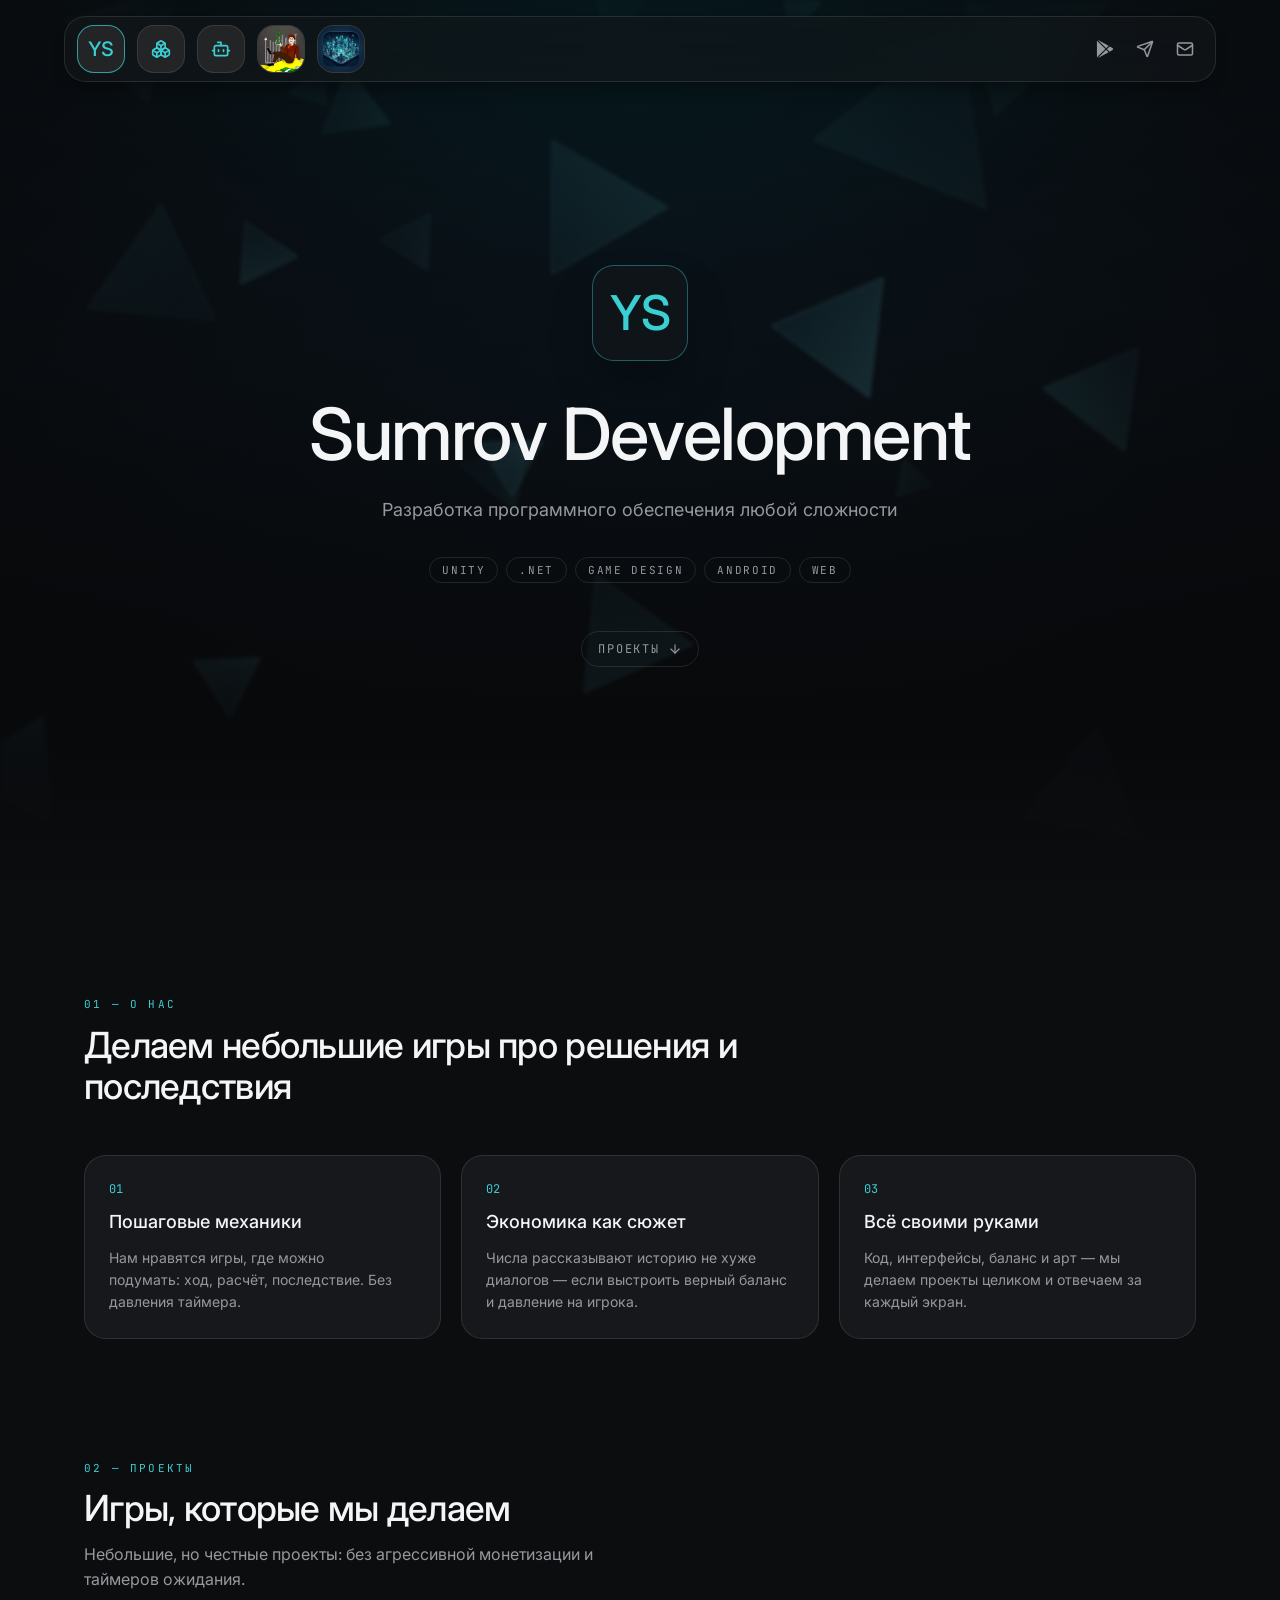
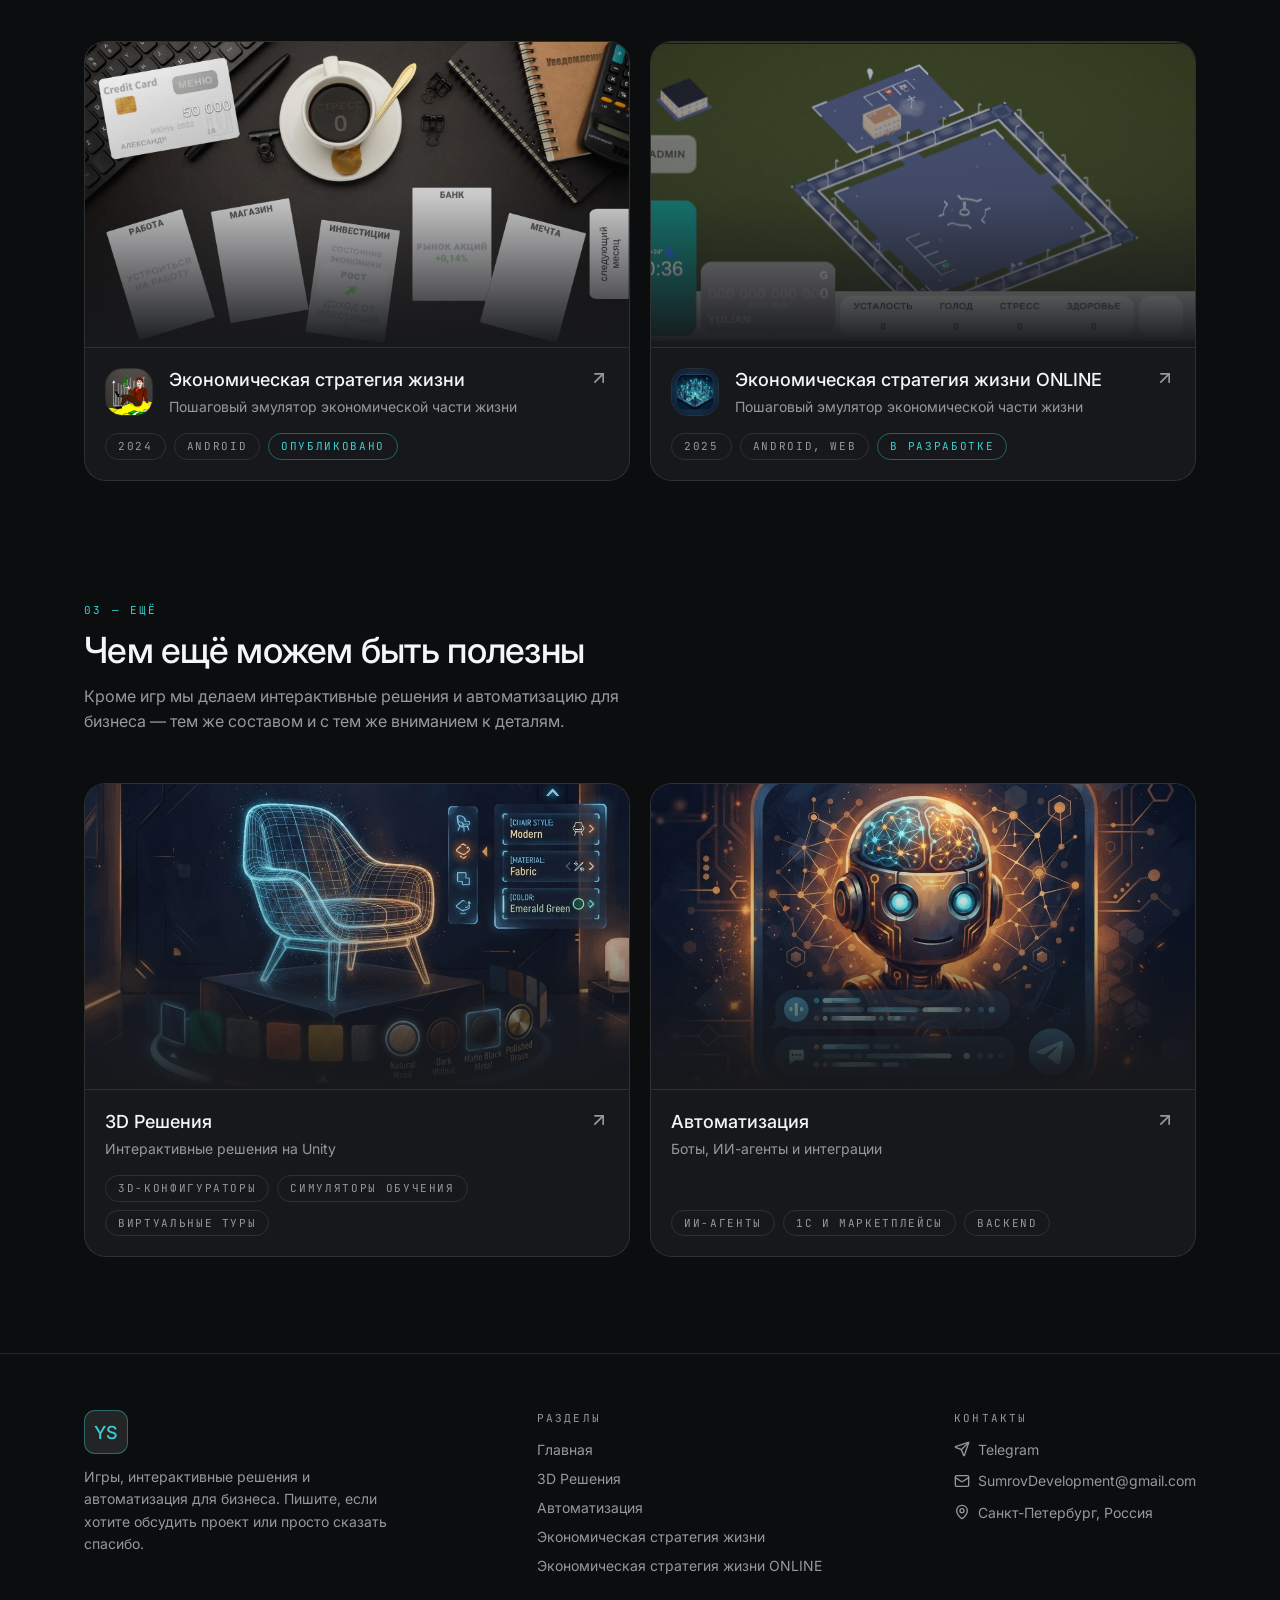
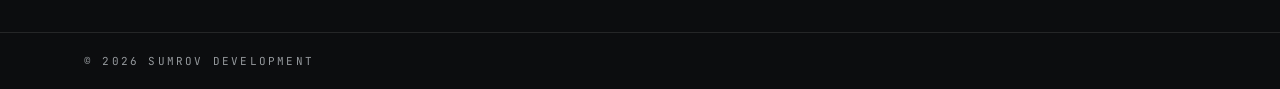
<file: index.html>
<!DOCTYPE html>
<html lang="ru">

<head>
    <meta charset="utf-8" />
    <meta name="viewport" content="width=device-width, initial-scale=1.0" />
    <meta name="color-scheme" content="dark" />
    <meta name="theme-color" content="#0c0d0f" />
    <meta name="description" content="Разрабатываем игры на Unity, интерактивные решения для бизнеса (3D-конфигураторы, симуляторы, виртуальные туры) и автоматизацию: боты, ИИ-агенты и интеграции с 1С и маркетплейсами." />
    <title>Sumrov Development — Разработка программного обеспечения любой сложности</title>

    <!-- Тёмный фон ещё до загрузки style.css, чтобы не было белой вспышки при старте. -->
    <style>
        html, body { background: #0c0d0f; }
    </style>

    <link rel="preconnect" href="https://fonts.googleapis.com" />
    <link rel="preconnect" href="https://fonts.gstatic.com" crossorigin />
    <link href="https://fonts.googleapis.com/css2?family=Inter:wght@400;500&family=JetBrains+Mono:wght@400;500&display=swap"
          rel="stylesheet" />

    <link rel="stylesheet" href="css/style.css" />
    <link href="manifest.webmanifest" rel="manifest" />

    <link rel="icon" href="icon-light-32x32.svg" type="image/svg+xml" media="(prefers-color-scheme: light)" />
    <link rel="icon" href="icon-dark-32x32.svg" type="image/svg+xml" media="(prefers-color-scheme: dark)" />
    <link rel="icon" href="icon.svg" type="image/svg+xml" />
    <link rel="apple-touch-icon" href="apple-icon.svg" type="image/svg+xml" />
    <link rel="apple-touch-icon" sizes="512x512" href="icon-512.svg" type="image/svg+xml" />
    <link rel="apple-touch-icon" sizes="192x192" href="icon-192.svg" type="image/svg+xml" />
    <link rel="preload" href="css/style.css" as="style" />

    <!--<link rel="icon" href="icon-light-32x32.png" media="(prefers-color-scheme: light)" />
    <link rel="icon" href="icon-dark-32x32.png" media="(prefers-color-scheme: dark)" />
    <link rel="icon" href="icon.svg" type="image/svg+xml" />
    <link rel="apple-touch-icon" href="apple-icon.png" />
    <link rel="apple-touch-icon" sizes="512x512" href="icon-512.png" />
    <link rel="apple-touch-icon" sizes="192x192" href="icon-192.png" />
    <link rel="preload" href="css/style.css" as="style" />-->
</head>

<body>
    <header class="site-header">
        <nav aria-label="Основная навигация" class="site-nav glass">
            <ul class="site-nav__list">
            <li>
                <a href="index.html" aria-label="Главная" class="dock-button" aria-current="page">
                    <span class="dock-button__icon dock-button__icon--active">
                        <span class="site-nav__logo">YS</span>
                    </span>
                    <span role="tooltip" class="dock-button__tooltip">Главная</span>
                </a>
            </li>
            <li>
                <a href="interactive-solutions.html" aria-label="3D Решения" class="dock-button">
                    <span class="dock-button__icon">
                        <svg style="width:1.25rem;height:1.25rem" xmlns="http://www.w3.org/2000/svg" viewBox="0 0 24 24" fill="none" stroke="currentColor" stroke-width="2" stroke-linecap="round" stroke-linejoin="round" aria-hidden="true"><path d="M2.97 12.92A2 2 0 0 0 2 14.63v3.24a2 2 0 0 0 .97 1.71l3 1.8a2 2 0 0 0 2.06 0L12 19v-5.5l-5-3-4.03 2.42Z"/><path d="m7 16.5-4.74-2.85"/><path d="m7 16.5 5-3"/><path d="M7 16.5v5.17"/><path d="M12 13.5V19l3.97 2.38a2 2 0 0 0 2.06 0l3-1.8a2 2 0 0 0 .97-1.71v-3.24a2 2 0 0 0-.97-1.71L17 10.5l-5 3Z"/><path d="m17 16.5-5-3"/><path d="m17 16.5 4.74-2.85"/><path d="M17 16.5v5.17"/><path d="M7.97 4.42A2 2 0 0 0 7 6.13v4.37l5 3 5-3V6.13a2 2 0 0 0-.97-1.71l-3-1.8a2 2 0 0 0-2.06 0l-3 1.8Z"/><path d="M12 8 7.26 5.15"/><path d="m12 8 4.74-2.85"/><path d="M12 13.5V8"/></svg>
                    </span>
                    <span role="tooltip" class="dock-button__tooltip">3D решения</span>
                </a>
            </li>
            <li>
                <a href="automation.html" aria-label="Автоматизация" class="dock-button">
                    <span class="dock-button__icon">
                        <svg style="width:1.25rem;height:1.25rem" xmlns="http://www.w3.org/2000/svg" viewBox="0 0 24 24" fill="none" stroke="currentColor" stroke-width="2" stroke-linecap="round" stroke-linejoin="round" aria-hidden="true"><path d="M12 8V4H8"/><rect width="16" height="12" x="4" y="8" rx="2"/><path d="M2 14h2"/><path d="M20 14h2"/><path d="M15 13v2"/><path d="M9 13v2"/></svg>
                    </span>
                    <span role="tooltip" class="dock-button__tooltip">Автоматизация</span>
                </a>
            </li>
            <li>
                <a href="projects/economy.html" aria-label="Экономическая стратегия жизни" class="dock-button">
                    <span class="dock-button__icon">
                        <img src="icons/economy-1.png" alt="" draggable="false" />
                    </span>
                    <span role="tooltip" class="dock-button__tooltip">Экономическая стратегия</span>
                </a>
            </li>
            <li>
                <a href="projects/economy-online.html" aria-label="Экономическая стратегия жизни ONLINE" class="dock-button">
                    <span class="dock-button__icon">
                        <img src="icons/economy-online-1.png" alt="" draggable="false" />
                    </span>
                    <span role="tooltip" class="dock-button__tooltip">Экономическая стратегия ONLINE</span>
                </a>
            </li>
            </ul>

            <ul class="site-nav__socials">
                <li>
                    <a href="https://play.google.com/store/apps/dev?id=8186760623563806619" target="_blank" rel="noreferrer noopener" aria-label="Google Play" class="social-link">
                        <svg style="width:1.125rem;height:1.125rem" viewBox="0 0 24 24" aria-hidden="true" focusable="false" fill="currentColor"><path d="M22.018 13.298l-3.919 2.218-3.515-3.493 3.543-3.521 3.891 2.202a1.49 1.49 0 0 1 0 2.594zM1.337.924a1.486 1.486 0 0 0-.112.568v21.017c0 .217.045.419.124.6l11.155-11.087L1.337.924zm12.207 10.065l3.258-3.238L3.45.195a1.466 1.466 0 0 0-.946-.179l11.04 10.973zm0 2.067l-11 10.933c.298.036.612-.016.906-.183l13.324-7.54-3.23-3.21z"/></svg>
                    </a>
                </li>
                <li>
                    <a href="https://t.me/SumrovDevelopment" target="_blank" rel="noreferrer noopener" aria-label="Telegram" class="social-link">
                        <svg style="width:1.125rem;height:1.125rem" xmlns="http://www.w3.org/2000/svg" viewBox="0 0 24 24" fill="none" stroke="currentColor" stroke-width="2" stroke-linecap="round" stroke-linejoin="round" aria-hidden="true"><path d="M14.536 21.686a.5.5 0 0 0 .937-.024l6.5-19a.496.496 0 0 0-.635-.635l-19 6.5a.5.5 0 0 0-.024.937l7.93 3.18a2 2 0 0 1 1.112 1.11z"/><path d="m21.854 2.147-10.94 10.939"/></svg>
                    </a>
                </li>
                <li>
                    <a href="mailto:SumrovDevelopment@gmail.com" aria-label="Почта" class="social-link">
                        <svg style="width:1.125rem;height:1.125rem" xmlns="http://www.w3.org/2000/svg" viewBox="0 0 24 24" fill="none" stroke="currentColor" stroke-width="2" stroke-linecap="round" stroke-linejoin="round" aria-hidden="true"><path d="m22 7-8.991 5.727a2 2 0 0 1-2.009 0L2 7"/><rect x="2" y="4" width="20" height="16" rx="2"/></svg>
                    </a>
                </li>
            </ul>
        </nav>
    </header>

    <main class="page-content">
    <section class="hero-viewport hero">
        <div aria-hidden="true" class="triangle-field">
            <div class="triangle-field__base"></div>
            <canvas id="triangle-canvas" class="triangle-field__canvas"></canvas>
            <div class="triangle-field__vignette"></div>
            <div class="triangle-field__fade"></div>
        </div>

        <div id="hero-art-layer" class="hero__art-layer">
            <!-- Плавающие иллюстрации временно отключены — как и было в последней версии
                 Blazor-проекта (Shared/Hero.razor, массив _arts закомментирован).
                 Чтобы вернуть, раскомментируйте блок ниже и подставьте нужные картинки:

            <div data-depth="26" class="hero__art" style="left:4%;top:26%;--art-w-base:7rem;--art-w-sm:9rem;--art-w-lg:12rem">
                <div class="animate-float-soft hero__art-frame">
                    <img src="art/inventor.png" alt="Изобретатель за чертежами" width="400" height="400" loading="eager" draggable="false" />
                </div>
            </div>
            -->
        </div>

        <div class="hero__content">
            <div class="glass hero__badge">
                <span>YS</span>
            </div>

            <h1 class="hero__title">Sumrov Development</h1>
            <p class="hero__subtitle">
                Разработка программного обеспечения любой сложности
            </p>

            <div class="hero__tags">
                <span class="tag-pill">Unity</span>
                <span class="tag-pill">.Net</span>
                <span class="tag-pill">Game design</span>
                <span class="tag-pill">Android</span>
                <span class="tag-pill">Web</span>
            </div>

            <a href="#projects" class="hero__cta">
                Проекты
                <svg style="width:0.875rem;height:0.875rem" xmlns="http://www.w3.org/2000/svg" viewBox="0 0 24 24" fill="none" stroke="currentColor" stroke-width="2" stroke-linecap="round" stroke-linejoin="round" aria-hidden="true"><path d="M12 5v14"/><path d="m19 12-7 7-7-7"/></svg>
            </a>
        </div>
    </section>

    <section class="about">
        <div class="about__intro">
            <span class="eyebrow">01 — О нас</span>
            <h2 class="section-title about__title">Делаем небольшие игры про решения и последствия</h2>
        </div>

        <ul class="about__facts">
            <li class="about__fact">
                <span class="about__fact-index">01</span>
                <h3 class="about__fact-title">Пошаговые механики</h3>
                <p class="about__fact-text">Нам нравятся игры, где можно подумать: ход, расчёт, последствие. Без давления таймера.</p>
            </li>
            <li class="about__fact">
                <span class="about__fact-index">02</span>
                <h3 class="about__fact-title">Экономика как сюжет</h3>
                <p class="about__fact-text">Числа рассказывают историю не хуже диалогов — если выстроить верный баланс и давление на игрока.</p>
            </li>
            <li class="about__fact">
                <span class="about__fact-index">03</span>
                <h3 class="about__fact-title">Всё своими руками</h3>
                <p class="about__fact-text">Код, интерфейсы, баланс и арт — мы делаем проекты целиком и отвечаем за каждый экран.</p>
            </li>
        </ul>
    </section>

    <section id="projects" class="project-grid">
        <div class="project-grid__intro">
            <span class="eyebrow">02 — Проекты</span>
            <h2 class="section-title">Игры, которые мы делаем</h2>
            <p class="project-grid__lead">
                Небольшие, но честные проекты: без агрессивной монетизации и таймеров ожидания.
            </p>
        </div>

        <ul class="project-grid__list">
            <li>
                <a href="projects/economy.html" class="card-link">
                    <div class="card-link__media">
                        <img src="shots/economy-1.png" alt="Главный экран" draggable="false" />
                    </div>

                    <div class="card-link__body">
                        <div class="card-link__row">
                            <span class="card-link__icon">
                                <img src="icons/economy-1.png" alt="" draggable="false" />
                            </span>
                            <span class="card-link__text">
                                <span class="card-link__title">Экономическая стратегия жизни</span>
                                <span class="card-link__subtitle">Пошаговый эмулятор экономической части жизни</span>
                            </span>
                            <span class="card-link__arrow">
                                <svg style="width:1.25rem;height:1.25rem" xmlns="http://www.w3.org/2000/svg" viewBox="0 0 24 24" fill="none" stroke="currentColor" stroke-width="2" stroke-linecap="round" stroke-linejoin="round" aria-hidden="true"><path d="M7 7h10v10"/><path d="M7 17 17 7"/></svg>
                            </span>
                        </div>

                        <div class="card-link__tags">
                            <span class="tag-pill">2024</span>
                            <span class="tag-pill">Android</span>
                            <span class="tag-pill tag-pill--accent">Опубликовано</span>
                        </div>
                    </div>
                </a>
            </li>
            <li>
                <a href="projects/economy-online.html" class="card-link">
                    <div class="card-link__media">
                        <img src="shots/economy-online-1.png" alt="Изометрический вид города днем" draggable="false" />
                    </div>

                    <div class="card-link__body">
                        <div class="card-link__row">
                            <span class="card-link__icon">
                                <img src="icons/economy-online-1.png" alt="" draggable="false" />
                            </span>
                            <span class="card-link__text">
                                <span class="card-link__title">Экономическая стратегия жизни ONLINE</span>
                                <span class="card-link__subtitle">Пошаговый эмулятор экономической части жизни</span>
                            </span>
                            <span class="card-link__arrow">
                                <svg style="width:1.25rem;height:1.25rem" xmlns="http://www.w3.org/2000/svg" viewBox="0 0 24 24" fill="none" stroke="currentColor" stroke-width="2" stroke-linecap="round" stroke-linejoin="round" aria-hidden="true"><path d="M7 7h10v10"/><path d="M7 17 17 7"/></svg>
                            </span>
                        </div>

                        <div class="card-link__tags">
                            <span class="tag-pill">2025</span>
                            <span class="tag-pill">Android, Web</span>
                            <span class="tag-pill tag-pill--accent">В разработке</span>
                        </div>
                    </div>
                </a>
            </li>
        </ul>
    </section>

    <section id="more" class="services-grid">
        <div class="services-grid__intro">
            <span class="eyebrow">03 — Ещё</span>
            <h2 class="section-title">Чем ещё можем быть полезны</h2>
            <p class="services-grid__lead">
                Кроме игр мы делаем интерактивные решения и автоматизацию для бизнеса — тем же
                составом и с тем же вниманием к деталям.
            </p>
        </div>

        <ul class="services-grid__list">
            <li>
                <a href="interactive-solutions.html" class="card-link">
                    <div class="card-link__media">
                        <img src="art/service-configurator.png" alt="Иллюстрация 3D-конфигуратора товара" draggable="false" />
                    </div>

                    <div class="card-link__body">
                        <div class="card-link__row">
                            <span class="card-link__text">
                                <span class="card-link__title">3D Решения</span>
                                <span class="card-link__subtitle">Интерактивные решения на Unity</span>
                            </span>
                            <span class="card-link__arrow">
                                <svg style="width:1.25rem;height:1.25rem" xmlns="http://www.w3.org/2000/svg" viewBox="0 0 24 24" fill="none" stroke="currentColor" stroke-width="2" stroke-linecap="round" stroke-linejoin="round" aria-hidden="true"><path d="M7 7h10v10"/><path d="M7 17 17 7"/></svg>
                            </span>
                        </div>

                        <div class="card-link__tags">
                                <span class="tag-pill">3D-конфигураторы</span>
                                <span class="tag-pill">Симуляторы обучения</span>
                                <span class="tag-pill">Виртуальные туры</span>
                        </div>
                    </div>
                </a>
            </li>
            <li>
                <a href="automation.html" class="card-link">
                    <div class="card-link__media">
                        <img src="art/auto-bot.png" alt="Иллюстрация телеграм-бота с ИИ-агентом" draggable="false" />
                    </div>

                    <div class="card-link__body">
                        <div class="card-link__row">
                            <span class="card-link__text">
                                <span class="card-link__title">Автоматизация</span>
                                <span class="card-link__subtitle">Боты, ИИ-агенты и интеграции</span>
                            </span>
                            <span class="card-link__arrow">
                                <svg style="width:1.25rem;height:1.25rem" xmlns="http://www.w3.org/2000/svg" viewBox="0 0 24 24" fill="none" stroke="currentColor" stroke-width="2" stroke-linecap="round" stroke-linejoin="round" aria-hidden="true"><path d="M7 7h10v10"/><path d="M7 17 17 7"/></svg>
                            </span>
                        </div>

                        <div class="card-link__tags">
                                <span class="tag-pill">ИИ-агенты</span>
                                <span class="tag-pill">1С и маркетплейсы</span>
                                <span class="tag-pill">Backend</span>
                        </div>
                    </div>
                </a>
            </li>
        </ul>
    </section>
    </main>

    <footer class="site-footer">
        <div class="site-footer__grid">
            <div class="site-footer__brand">
                <span class="site-footer__logo">YS</span>
                <p class="site-footer__tagline">
                    Игры, интерактивные решения и автоматизация для бизнеса. Пишите, если хотите обсудить
                    проект или просто сказать спасибо.
                </p>
            </div>

            <nav aria-label="Разделы сайта" class="site-footer__column">
                <span class="site-footer__heading">Разделы</span>
                <ul class="site-footer__links">
                    <li>
                        <a href="index.html" class="site-footer__link">Главная</a>
                    </li>
                    <li>
                        <a href="interactive-solutions.html" class="site-footer__link">3D Решения</a>
                    </li>
                    <li>
                        <a href="automation.html" class="site-footer__link">Автоматизация</a>
                    </li>
                    <li>
                        <a href="projects/economy.html" class="site-footer__link">Экономическая стратегия жизни</a>
                    </li>
                    <li>
                        <a href="projects/economy-online.html" class="site-footer__link">Экономическая стратегия жизни ONLINE</a>
                    </li>
                </ul>
            </nav>

            <div class="site-footer__column">
                <span class="site-footer__heading">Контакты</span>
                <ul class="site-footer__links">
                    <li>
                        <a href="https://t.me/SumrovDevelopment" target="_blank" rel="noreferrer noopener" class="site-footer__link site-footer__link--with-icon">
                            <svg style="width:1rem;height:1rem" xmlns="http://www.w3.org/2000/svg" viewBox="0 0 24 24" fill="none" stroke="currentColor" stroke-width="2" stroke-linecap="round" stroke-linejoin="round" aria-hidden="true"><path d="M14.536 21.686a.5.5 0 0 0 .937-.024l6.5-19a.496.496 0 0 0-.635-.635l-19 6.5a.5.5 0 0 0-.024.937l7.93 3.18a2 2 0 0 1 1.112 1.11z"/><path d="m21.854 2.147-10.94 10.939"/></svg>
                            Telegram
                        </a>
                    </li>
                    <li>
                        <a href="mailto:SumrovDevelopment@gmail.com" class="site-footer__link site-footer__link--with-icon">
                            <svg style="width:1rem;height:1rem" xmlns="http://www.w3.org/2000/svg" viewBox="0 0 24 24" fill="none" stroke="currentColor" stroke-width="2" stroke-linecap="round" stroke-linejoin="round" aria-hidden="true"><path d="m22 7-8.991 5.727a2 2 0 0 1-2.009 0L2 7"/><rect x="2" y="4" width="20" height="16" rx="2"/></svg>
                            SumrovDevelopment@gmail.com
                        </a>
                    </li>
                    <li>
                        <a href="https://maps.app.goo.gl/223iPHWhuMWF6Z9h6" target="_blank" rel="noreferrer noopener" class="site-footer__link site-footer__link--with-icon">
                            <svg style="width:1rem;height:1rem" xmlns="http://www.w3.org/2000/svg" viewBox="0 0 24 24" fill="none" stroke="currentColor" stroke-width="2" stroke-linecap="round" stroke-linejoin="round" aria-hidden="true"><path d="M20 10c0 4.993-5.539 10.193-7.399 11.799a1 1 0 0 1-1.202 0C9.539 20.193 4 14.993 4 10a8 8 0 0 1 16 0"/><circle cx="12" cy="10" r="3"/></svg>
                            Санкт-Петербург, Россия
                        </a>
                    </li>
                </ul>
            </div>
        </div>

        <div class="site-footer__bottom">
            <p class="site-footer__copyright">
                © 2026 Sumrov Development
            </p>
        </div>
    </footer>
    <script src="js/triangleField.js"></script>
    <script src="js/heroParallax.js"></script>
    <script>
        var canvas = document.getElementById("triangle-canvas");
        if (canvas) window.SumrovJS.initTriangleField(canvas);

        var artLayer = document.getElementById("hero-art-layer");
        if (artLayer) window.SumrovJS.initHeroParallax(artLayer);
    </script>
</body>

</html>
</file>
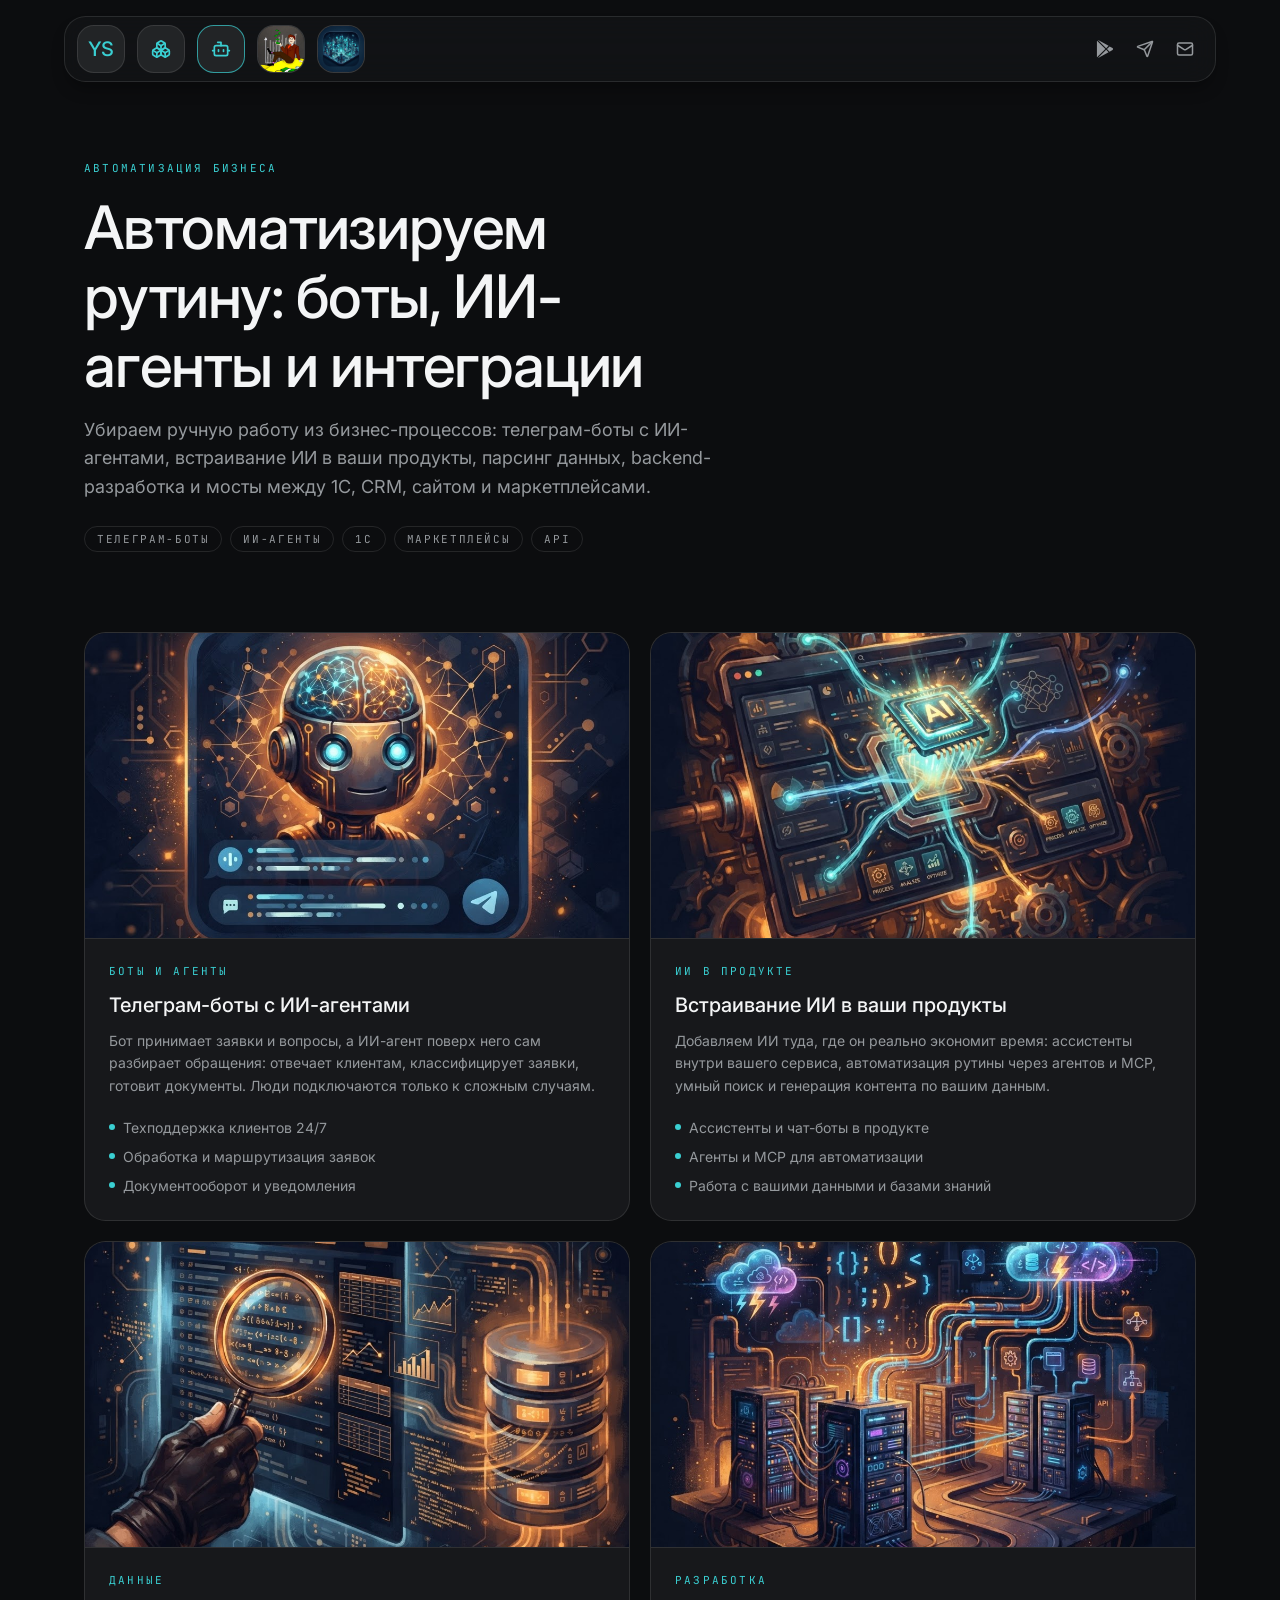
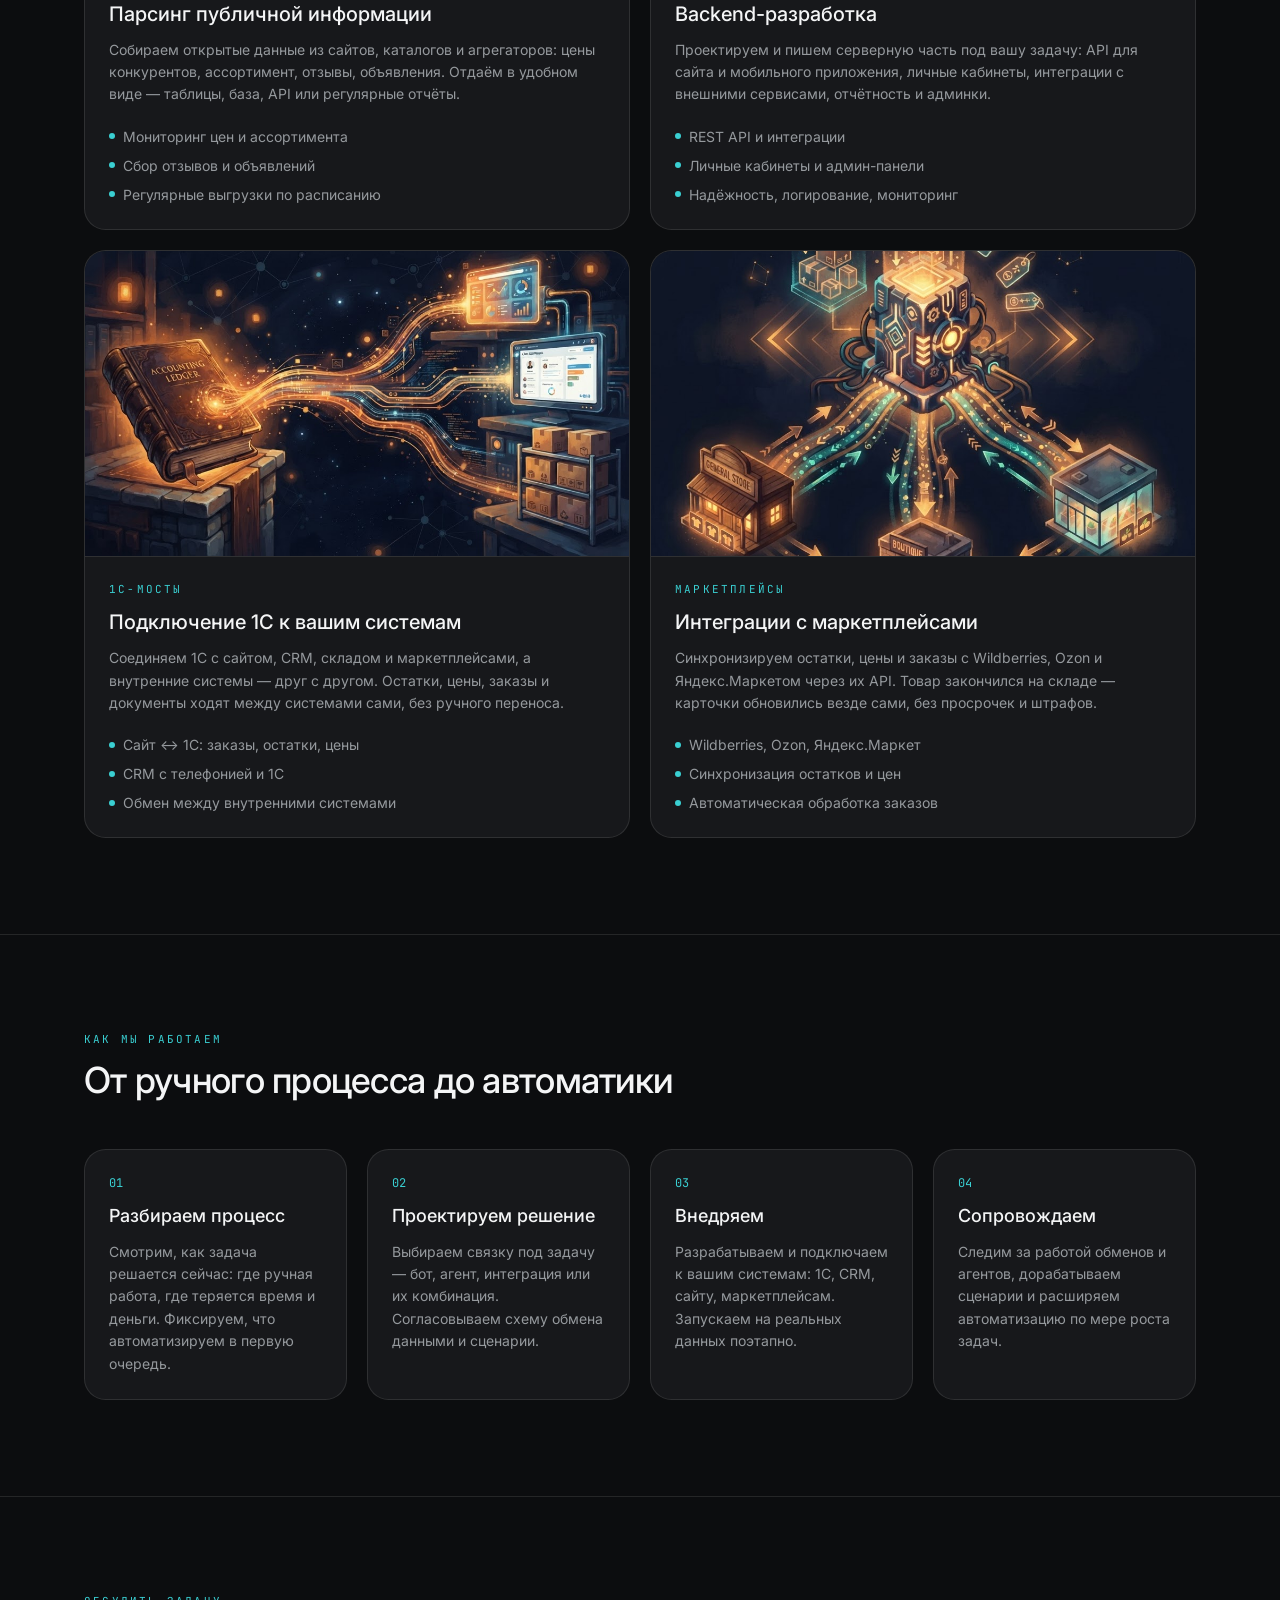
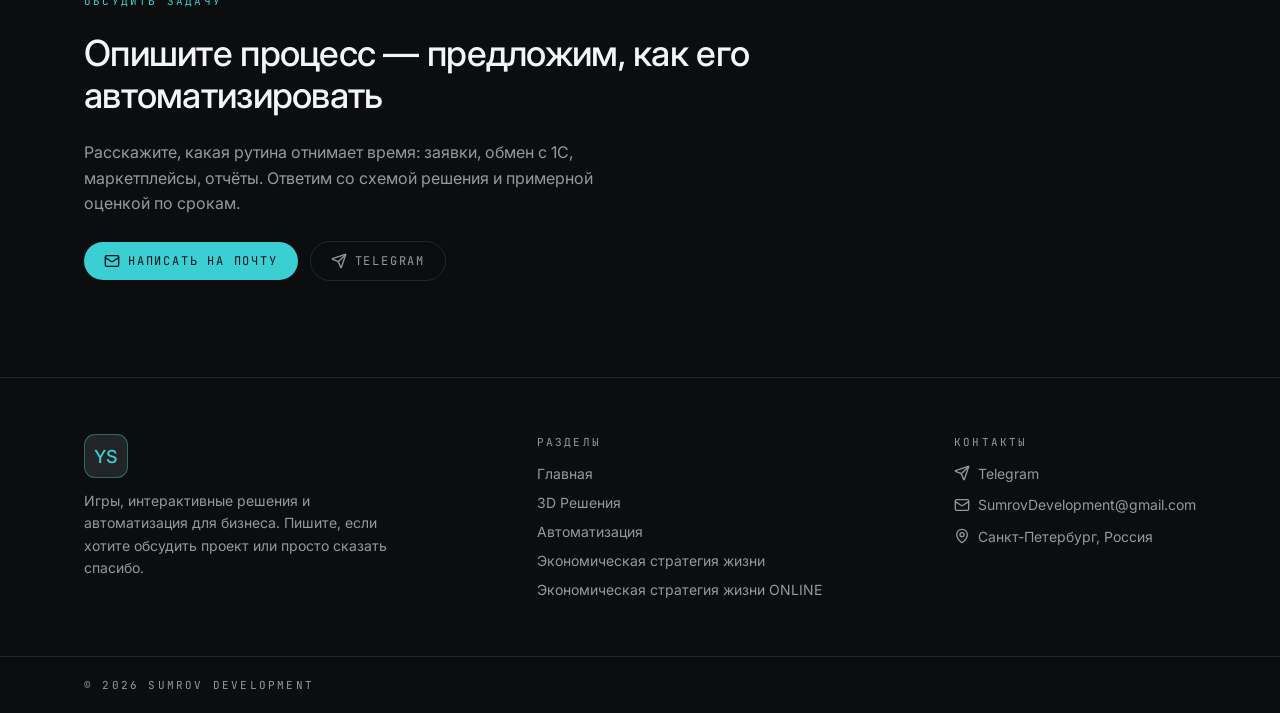
<file: automation.html>
<!DOCTYPE html>
<html lang="ru">

<head>
    <meta charset="utf-8" />
    <meta name="viewport" content="width=device-width, initial-scale=1.0" />
    <meta name="color-scheme" content="dark" />
    <meta name="theme-color" content="#0c0d0f" />
    <meta name="description" content="Телеграм-боты с ИИ-агентами, встраивание ИИ в продукты, парсинг данных, backend-разработка, мосты с 1С и интеграции с маркетплейсами Wildberries, Ozon, Яндекс.Маркет." />
    <title>Автоматизация бизнес-задач — боты, ИИ-агенты, интеграции</title>

    <!-- Тёмный фон ещё до загрузки style.css, чтобы не было белой вспышки при старте. -->
    <style>
        html, body { background: #0c0d0f; }
    </style>

    <link rel="preconnect" href="https://fonts.googleapis.com" />
    <link rel="preconnect" href="https://fonts.gstatic.com" crossorigin />
    <link href="https://fonts.googleapis.com/css2?family=Inter:wght@400;500&family=JetBrains+Mono:wght@400;500&display=swap"
          rel="stylesheet" />

    <link rel="stylesheet" href="css/style.css" />
    <link href="manifest.webmanifest" rel="manifest" />

    <link rel="icon" href="icon-light-32x32.png" media="(prefers-color-scheme: light)" />
    <link rel="icon" href="icon-dark-32x32.png" media="(prefers-color-scheme: dark)" />
    <link rel="icon" href="icon.svg" type="image/svg+xml" />
    <link rel="apple-touch-icon" href="apple-icon.png" />
    <link rel="apple-touch-icon" sizes="512x512" href="icon-512.png" />
    <link rel="apple-touch-icon" sizes="192x192" href="icon-192.png" />
</head>

<body>
    <header class="site-header">
        <nav aria-label="Основная навигация" class="site-nav glass">
            <ul class="site-nav__list">
            <li>
                <a href="index.html" aria-label="Главная" class="dock-button">
                    <span class="dock-button__icon">
                        <span class="site-nav__logo">YS</span>
                    </span>
                    <span role="tooltip" class="dock-button__tooltip">Главная</span>
                </a>
            </li>
            <li>
                <a href="interactive-solutions.html" aria-label="3D Решения" class="dock-button">
                    <span class="dock-button__icon">
                        <svg style="width:1.25rem;height:1.25rem" xmlns="http://www.w3.org/2000/svg" viewBox="0 0 24 24" fill="none" stroke="currentColor" stroke-width="2" stroke-linecap="round" stroke-linejoin="round" aria-hidden="true"><path d="M2.97 12.92A2 2 0 0 0 2 14.63v3.24a2 2 0 0 0 .97 1.71l3 1.8a2 2 0 0 0 2.06 0L12 19v-5.5l-5-3-4.03 2.42Z"/><path d="m7 16.5-4.74-2.85"/><path d="m7 16.5 5-3"/><path d="M7 16.5v5.17"/><path d="M12 13.5V19l3.97 2.38a2 2 0 0 0 2.06 0l3-1.8a2 2 0 0 0 .97-1.71v-3.24a2 2 0 0 0-.97-1.71L17 10.5l-5 3Z"/><path d="m17 16.5-5-3"/><path d="m17 16.5 4.74-2.85"/><path d="M17 16.5v5.17"/><path d="M7.97 4.42A2 2 0 0 0 7 6.13v4.37l5 3 5-3V6.13a2 2 0 0 0-.97-1.71l-3-1.8a2 2 0 0 0-2.06 0l-3 1.8Z"/><path d="M12 8 7.26 5.15"/><path d="m12 8 4.74-2.85"/><path d="M12 13.5V8"/></svg>
                    </span>
                    <span role="tooltip" class="dock-button__tooltip">3D решения</span>
                </a>
            </li>
            <li>
                <a href="automation.html" aria-label="Автоматизация" class="dock-button" aria-current="page">
                    <span class="dock-button__icon dock-button__icon--active">
                        <svg style="width:1.25rem;height:1.25rem" xmlns="http://www.w3.org/2000/svg" viewBox="0 0 24 24" fill="none" stroke="currentColor" stroke-width="2" stroke-linecap="round" stroke-linejoin="round" aria-hidden="true"><path d="M12 8V4H8"/><rect width="16" height="12" x="4" y="8" rx="2"/><path d="M2 14h2"/><path d="M20 14h2"/><path d="M15 13v2"/><path d="M9 13v2"/></svg>
                    </span>
                    <span role="tooltip" class="dock-button__tooltip">Автоматизация</span>
                </a>
            </li>
            <li>
                <a href="projects/economy.html" aria-label="Экономическая стратегия жизни" class="dock-button">
                    <span class="dock-button__icon">
                        <img src="icons/economy-1.png" alt="" draggable="false" />
                    </span>
                    <span role="tooltip" class="dock-button__tooltip">Экономическая стратегия</span>
                </a>
            </li>
            <li>
                <a href="projects/economy-online.html" aria-label="Экономическая стратегия жизни ONLINE" class="dock-button">
                    <span class="dock-button__icon">
                        <img src="icons/economy-online-1.png" alt="" draggable="false" />
                    </span>
                    <span role="tooltip" class="dock-button__tooltip">Экономическая стратегия ONLINE</span>
                </a>
            </li>
            </ul>

            <ul class="site-nav__socials">
                <li>
                    <a href="https://play.google.com/store/apps/dev?id=8186760623563806619" target="_blank" rel="noreferrer noopener" aria-label="Google Play" class="social-link">
                        <svg style="width:1.125rem;height:1.125rem" viewBox="0 0 24 24" aria-hidden="true" focusable="false" fill="currentColor"><path d="M22.018 13.298l-3.919 2.218-3.515-3.493 3.543-3.521 3.891 2.202a1.49 1.49 0 0 1 0 2.594zM1.337.924a1.486 1.486 0 0 0-.112.568v21.017c0 .217.045.419.124.6l11.155-11.087L1.337.924zm12.207 10.065l3.258-3.238L3.45.195a1.466 1.466 0 0 0-.946-.179l11.04 10.973zm0 2.067l-11 10.933c.298.036.612-.016.906-.183l13.324-7.54-3.23-3.21z"/></svg>
                    </a>
                </li>
                <li>
                    <a href="https://t.me/SumrovDevelopment" target="_blank" rel="noreferrer noopener" aria-label="Telegram" class="social-link">
                        <svg style="width:1.125rem;height:1.125rem" xmlns="http://www.w3.org/2000/svg" viewBox="0 0 24 24" fill="none" stroke="currentColor" stroke-width="2" stroke-linecap="round" stroke-linejoin="round" aria-hidden="true"><path d="M14.536 21.686a.5.5 0 0 0 .937-.024l6.5-19a.496.496 0 0 0-.635-.635l-19 6.5a.5.5 0 0 0-.024.937l7.93 3.18a2 2 0 0 1 1.112 1.11z"/><path d="m21.854 2.147-10.94 10.939"/></svg>
                    </a>
                </li>
                <li>
                    <a href="mailto:SumrovDevelopment@gmail.com" aria-label="Почта" class="social-link">
                        <svg style="width:1.125rem;height:1.125rem" xmlns="http://www.w3.org/2000/svg" viewBox="0 0 24 24" fill="none" stroke="currentColor" stroke-width="2" stroke-linecap="round" stroke-linejoin="round" aria-hidden="true"><path d="m22 7-8.991 5.727a2 2 0 0 1-2.009 0L2 7"/><rect x="2" y="4" width="20" height="16" rx="2"/></svg>
                    </a>
                </li>
            </ul>
        </nav>
    </header>

    <main class="page-content">
    <section class="service-hero">
        <div class="service-hero__inner">
            <span class="eyebrow">Автоматизация бизнеса</span>
            <h1 class="service-hero__title">
                Автоматизируем рутину: боты, ИИ-агенты и интеграции
            </h1>
            <p class="service-hero__lead">
                Убираем ручную работу из бизнес-процессов: телеграм-боты с ИИ-агентами, встраивание ИИ в ваши продукты, парсинг данных, backend-разработка и мосты между 1С, CRM, сайтом и маркетплейсами.
            </p>
            <div class="service-hero__tags">
                <span class="tag-pill">Телеграм-боты</span>
                <span class="tag-pill">ИИ-агенты</span>
                <span class="tag-pill">1С</span>
                <span class="tag-pill">Маркетплейсы</span>
                <span class="tag-pill">API</span>
            </div>
        </div>
    </section>

    <section aria-labelledby="automation-services-heading" class="service-list">
        <h2 id="automation-services-heading" class="sr-only">Наши услуги</h2>
        <div class="service-list__grid">
            <article class="service-card">
                <div class="service-card__media">
                    <img src="art/auto-bot.png" alt="Иллюстрация телеграм-бота с ИИ-агентом" draggable="false" />
                </div>
                <div class="service-card__body">
                    <span class="eyebrow">Боты и агенты</span>
                    <h3 class="service-card__title">Телеграм-боты с ИИ-агентами</h3>
                    <p class="service-card__text">Бот принимает заявки и вопросы, а ИИ-агент поверх него сам разбирает обращения: отвечает клиентам, классифицирует заявки, готовит документы. Люди подключаются только к сложным случаям.</p>
                    <ul class="service-card__points">
                        <li class="service-card__point">Техподдержка клиентов 24/7</li>
                        <li class="service-card__point">Обработка и маршрутизация заявок</li>
                        <li class="service-card__point">Документооборот и уведомления</li>
                    </ul>
                </div>
            </article>
            <article class="service-card">
                <div class="service-card__media">
                    <img src="art/auto-ai.png" alt="Иллюстрация встраивания ИИ в продукт" draggable="false" />
                </div>
                <div class="service-card__body">
                    <span class="eyebrow">ИИ в продукте</span>
                    <h3 class="service-card__title">Встраивание ИИ в ваши продукты</h3>
                    <p class="service-card__text">Добавляем ИИ туда, где он реально экономит время: ассистенты внутри вашего сервиса, автоматизация рутины через агентов и MCP, умный поиск и генерация контента по вашим данным.</p>
                    <ul class="service-card__points">
                        <li class="service-card__point">Ассистенты и чат-боты в продукте</li>
                        <li class="service-card__point">Агенты и MCP для автоматизации</li>
                        <li class="service-card__point">Работа с вашими данными и базами знаний</li>
                    </ul>
                </div>
            </article>
            <article class="service-card">
                <div class="service-card__media">
                    <img src="art/auto-parsing.png" alt="Иллюстрация парсинга публичных данных" draggable="false" />
                </div>
                <div class="service-card__body">
                    <span class="eyebrow">Данные</span>
                    <h3 class="service-card__title">Парсинг публичной информации</h3>
                    <p class="service-card__text">Собираем открытые данные из сайтов, каталогов и агрегаторов: цены конкурентов, ассортимент, отзывы, объявления. Отдаём в удобном виде — таблицы, база, API или регулярные отчёты.</p>
                    <ul class="service-card__points">
                        <li class="service-card__point">Мониторинг цен и ассортимента</li>
                        <li class="service-card__point">Сбор отзывов и объявлений</li>
                        <li class="service-card__point">Регулярные выгрузки по расписанию</li>
                    </ul>
                </div>
            </article>
            <article class="service-card">
                <div class="service-card__media">
                    <img src="art/auto-backend.png" alt="Иллюстрация backend-разработки" draggable="false" />
                </div>
                <div class="service-card__body">
                    <span class="eyebrow">Разработка</span>
                    <h3 class="service-card__title">Backend-разработка</h3>
                    <p class="service-card__text">Проектируем и пишем серверную часть под вашу задачу: API для сайта и мобильного приложения, личные кабинеты, интеграции с внешними сервисами, отчётность и админки.</p>
                    <ul class="service-card__points">
                        <li class="service-card__point">REST API и интеграции</li>
                        <li class="service-card__point">Личные кабинеты и админ-панели</li>
                        <li class="service-card__point">Надёжность, логирование, мониторинг</li>
                    </ul>
                </div>
            </article>
            <article class="service-card">
                <div class="service-card__media">
                    <img src="art/auto-1c.png" alt="Иллюстрация моста между 1С и внешними системами" draggable="false" />
                </div>
                <div class="service-card__body">
                    <span class="eyebrow">1С-мосты</span>
                    <h3 class="service-card__title">Подключение 1С к вашим системам</h3>
                    <p class="service-card__text">Соединяем 1С с сайтом, CRM, складом и маркетплейсами, а внутренние системы — друг с другом. Остатки, цены, заказы и документы ходят между системами сами, без ручного переноса.</p>
                    <ul class="service-card__points">
                        <li class="service-card__point">Сайт ↔ 1С: заказы, остатки, цены</li>
                        <li class="service-card__point">CRM с телефонией и 1С</li>
                        <li class="service-card__point">Обмен между внутренними системами</li>
                    </ul>
                </div>
            </article>
            <article class="service-card">
                <div class="service-card__media">
                    <img src="art/auto-marketplace.png" alt="Иллюстрация синхронизации с маркетплейсами" draggable="false" />
                </div>
                <div class="service-card__body">
                    <span class="eyebrow">Маркетплейсы</span>
                    <h3 class="service-card__title">Интеграции с маркетплейсами</h3>
                    <p class="service-card__text">Синхронизируем остатки, цены и заказы с Wildberries, Ozon и Яндекс.Маркетом через их API. Товар закончился на складе — карточки обновились везде сами, без просрочек и штрафов.</p>
                    <ul class="service-card__points">
                        <li class="service-card__point">Wildberries, Ozon, Яндекс.Маркет</li>
                        <li class="service-card__point">Синхронизация остатков и цен</li>
                        <li class="service-card__point">Автоматическая обработка заказов</li>
                    </ul>
                </div>
            </article>
        </div>
    </section>

    <section aria-labelledby="automation-process-heading" class="section-block">
        <div class="section-block__inner">
            <div class="section-block__intro">
                <span class="eyebrow">Как мы работаем</span>
                <h2 id="automation-process-heading" class="section-title section-block__title">
                    От ручного процесса до автоматики
                </h2>
            </div>

            <ol class="process-list">
            <li class="process-step">
                <span class="process-step__index">01</span>
                <h3 class="process-step__title">Разбираем процесс</h3>
                <p class="process-step__text">Смотрим, как задача решается сейчас: где ручная работа, где теряется время и деньги. Фиксируем, что автоматизируем в первую очередь.</p>
            </li>
            <li class="process-step">
                <span class="process-step__index">02</span>
                <h3 class="process-step__title">Проектируем решение</h3>
                <p class="process-step__text">Выбираем связку под задачу — бот, агент, интеграция или их комбинация. Согласовываем схему обмена данными и сценарии.</p>
            </li>
            <li class="process-step">
                <span class="process-step__index">03</span>
                <h3 class="process-step__title">Внедряем</h3>
                <p class="process-step__text">Разрабатываем и подключаем к вашим системам: 1С, CRM, сайту, маркетплейсам. Запускаем на реальных данных поэтапно.</p>
            </li>
            <li class="process-step">
                <span class="process-step__index">04</span>
                <h3 class="process-step__title">Сопровождаем</h3>
                <p class="process-step__text">Следим за работой обменов и агентов, дорабатываем сценарии и расширяем автоматизацию по мере роста задач.</p>
            </li>
            </ol>
        </div>
    </section>

    <section aria-labelledby="automation-cta-heading" class="section-block">
        <div class="cta">
            <span class="eyebrow">Обсудить задачу</span>
            <h2 id="automation-cta-heading" class="section-title cta__title">
                Опишите процесс — предложим, как его автоматизировать
            </h2>
            <p class="cta__lead">
                Расскажите, какая рутина отнимает время: заявки, обмен с 1С, маркетплейсы, отчёты. Ответим со схемой решения и примерной оценкой по срокам.
            </p>
            <div class="cta__actions">
                <a href="mailto:SumrovDevelopment@gmail.com" class="btn btn--primary">
                    <svg style="width:1rem;height:1rem" xmlns="http://www.w3.org/2000/svg" viewBox="0 0 24 24" fill="none" stroke="currentColor" stroke-width="2" stroke-linecap="round" stroke-linejoin="round" aria-hidden="true"><path d="m22 7-8.991 5.727a2 2 0 0 1-2.009 0L2 7"/><rect x="2" y="4" width="20" height="16" rx="2"/></svg>
                    Написать на почту
                </a>
                <a href="https://t.me/SumrovDevelopment" target="_blank" rel="noreferrer noopener" class="btn btn--outline">
                    <svg style="width:1rem;height:1rem" xmlns="http://www.w3.org/2000/svg" viewBox="0 0 24 24" fill="none" stroke="currentColor" stroke-width="2" stroke-linecap="round" stroke-linejoin="round" aria-hidden="true"><path d="M14.536 21.686a.5.5 0 0 0 .937-.024l6.5-19a.496.496 0 0 0-.635-.635l-19 6.5a.5.5 0 0 0-.024.937l7.93 3.18a2 2 0 0 1 1.112 1.11z"/><path d="m21.854 2.147-10.94 10.939"/></svg>
                    Telegram
                </a>
            </div>
        </div>
    </section>
    </main>

    <footer class="site-footer">
        <div class="site-footer__grid">
            <div class="site-footer__brand">
                <span class="site-footer__logo">YS</span>
                <p class="site-footer__tagline">
                    Игры, интерактивные решения и автоматизация для бизнеса. Пишите, если хотите обсудить
                    проект или просто сказать спасибо.
                </p>
            </div>

            <nav aria-label="Разделы сайта" class="site-footer__column">
                <span class="site-footer__heading">Разделы</span>
                <ul class="site-footer__links">
                    <li>
                        <a href="index.html" class="site-footer__link">Главная</a>
                    </li>
                    <li>
                        <a href="interactive-solutions.html" class="site-footer__link">3D Решения</a>
                    </li>
                    <li>
                        <a href="automation.html" class="site-footer__link">Автоматизация</a>
                    </li>
                    <li>
                        <a href="projects/economy.html" class="site-footer__link">Экономическая стратегия жизни</a>
                    </li>
                    <li>
                        <a href="projects/economy-online.html" class="site-footer__link">Экономическая стратегия жизни ONLINE</a>
                    </li>
                </ul>
            </nav>

            <div class="site-footer__column">
                <span class="site-footer__heading">Контакты</span>
                <ul class="site-footer__links">
                    <li>
                        <a href="https://t.me/SumrovDevelopment" target="_blank" rel="noreferrer noopener" class="site-footer__link site-footer__link--with-icon">
                            <svg style="width:1rem;height:1rem" xmlns="http://www.w3.org/2000/svg" viewBox="0 0 24 24" fill="none" stroke="currentColor" stroke-width="2" stroke-linecap="round" stroke-linejoin="round" aria-hidden="true"><path d="M14.536 21.686a.5.5 0 0 0 .937-.024l6.5-19a.496.496 0 0 0-.635-.635l-19 6.5a.5.5 0 0 0-.024.937l7.93 3.18a2 2 0 0 1 1.112 1.11z"/><path d="m21.854 2.147-10.94 10.939"/></svg>
                            Telegram
                        </a>
                    </li>
                    <li>
                        <a href="mailto:SumrovDevelopment@gmail.com" class="site-footer__link site-footer__link--with-icon">
                            <svg style="width:1rem;height:1rem" xmlns="http://www.w3.org/2000/svg" viewBox="0 0 24 24" fill="none" stroke="currentColor" stroke-width="2" stroke-linecap="round" stroke-linejoin="round" aria-hidden="true"><path d="m22 7-8.991 5.727a2 2 0 0 1-2.009 0L2 7"/><rect x="2" y="4" width="20" height="16" rx="2"/></svg>
                            SumrovDevelopment@gmail.com
                        </a>
                    </li>
                    <li>
                        <a href="https://maps.app.goo.gl/223iPHWhuMWF6Z9h6" target="_blank" rel="noreferrer noopener" class="site-footer__link site-footer__link--with-icon">
                            <svg style="width:1rem;height:1rem" xmlns="http://www.w3.org/2000/svg" viewBox="0 0 24 24" fill="none" stroke="currentColor" stroke-width="2" stroke-linecap="round" stroke-linejoin="round" aria-hidden="true"><path d="M20 10c0 4.993-5.539 10.193-7.399 11.799a1 1 0 0 1-1.202 0C9.539 20.193 4 14.993 4 10a8 8 0 0 1 16 0"/><circle cx="12" cy="10" r="3"/></svg>
                            Санкт-Петербург, Россия
                        </a>
                    </li>
                </ul>
            </div>
        </div>

        <div class="site-footer__bottom">
            <p class="site-footer__copyright">
                © 2026 Sumrov Development
            </p>
        </div>
    </footer>
</body>

</html>
</file>
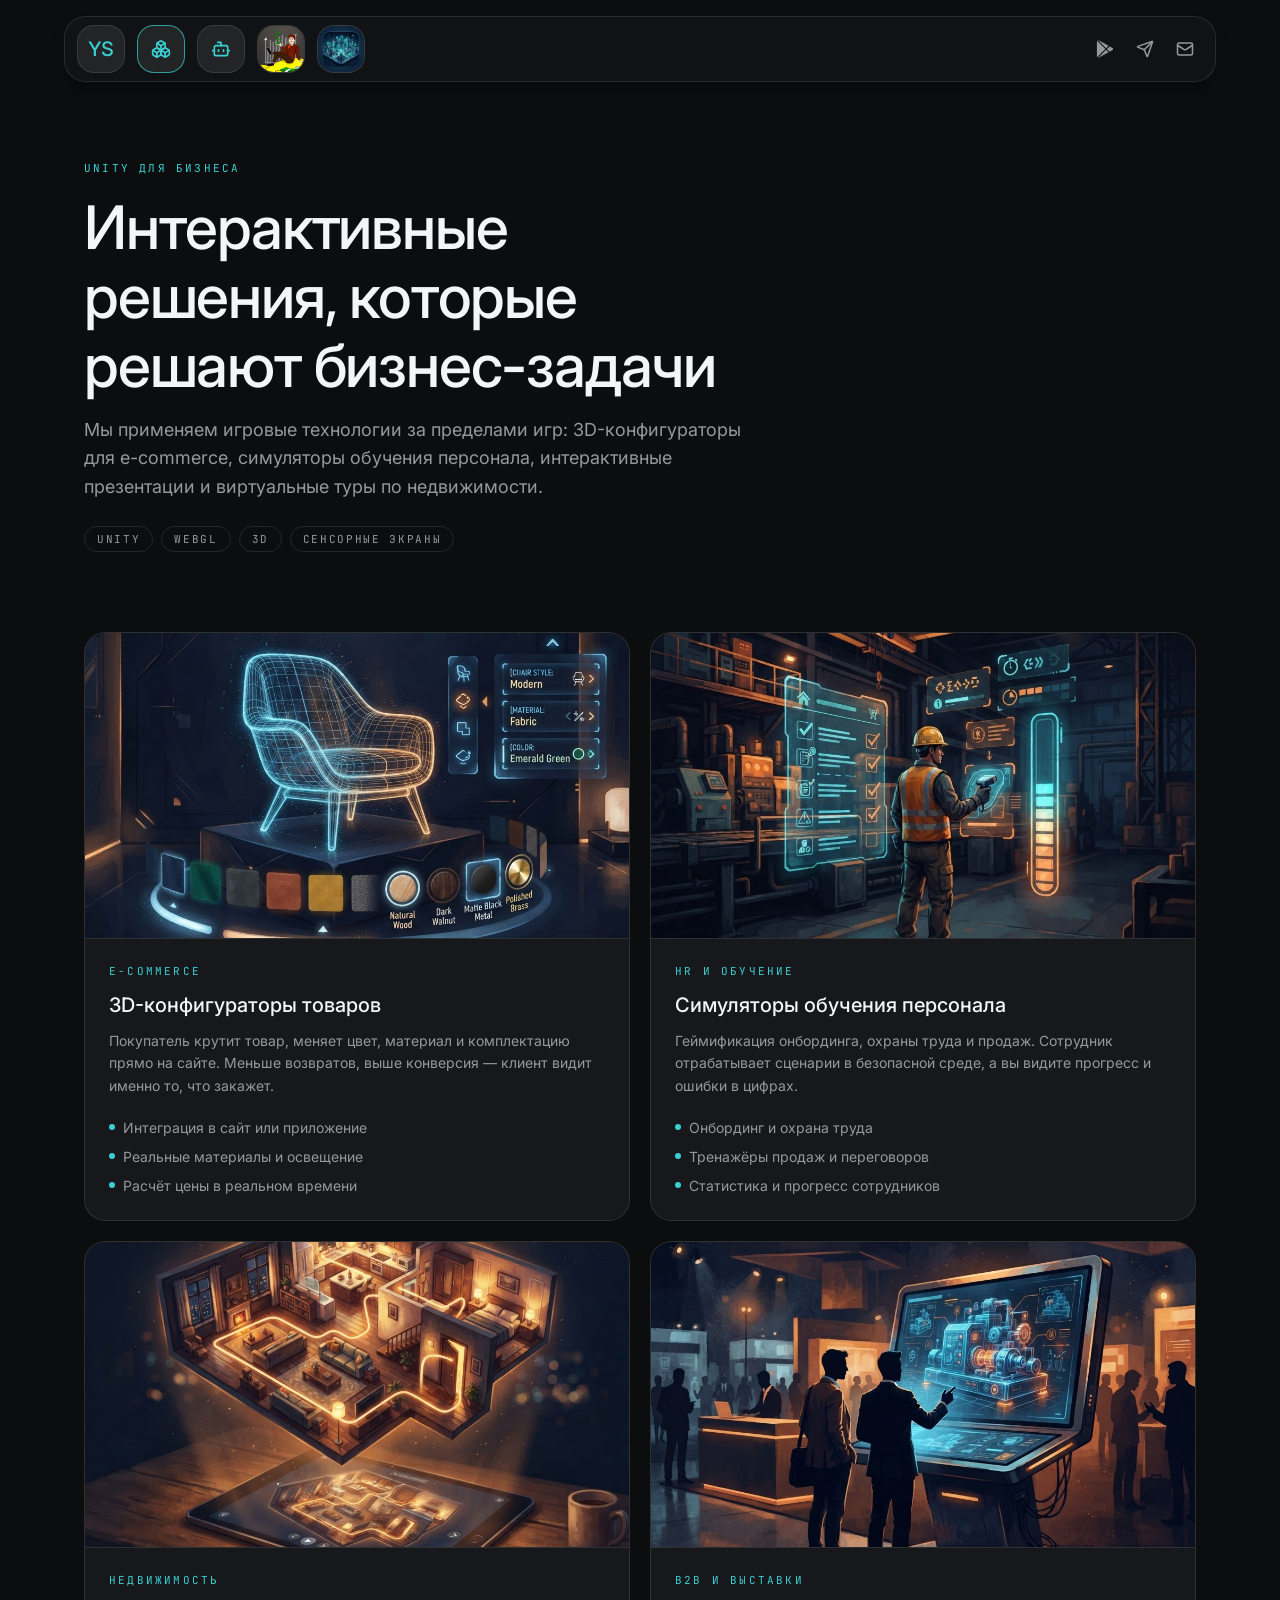
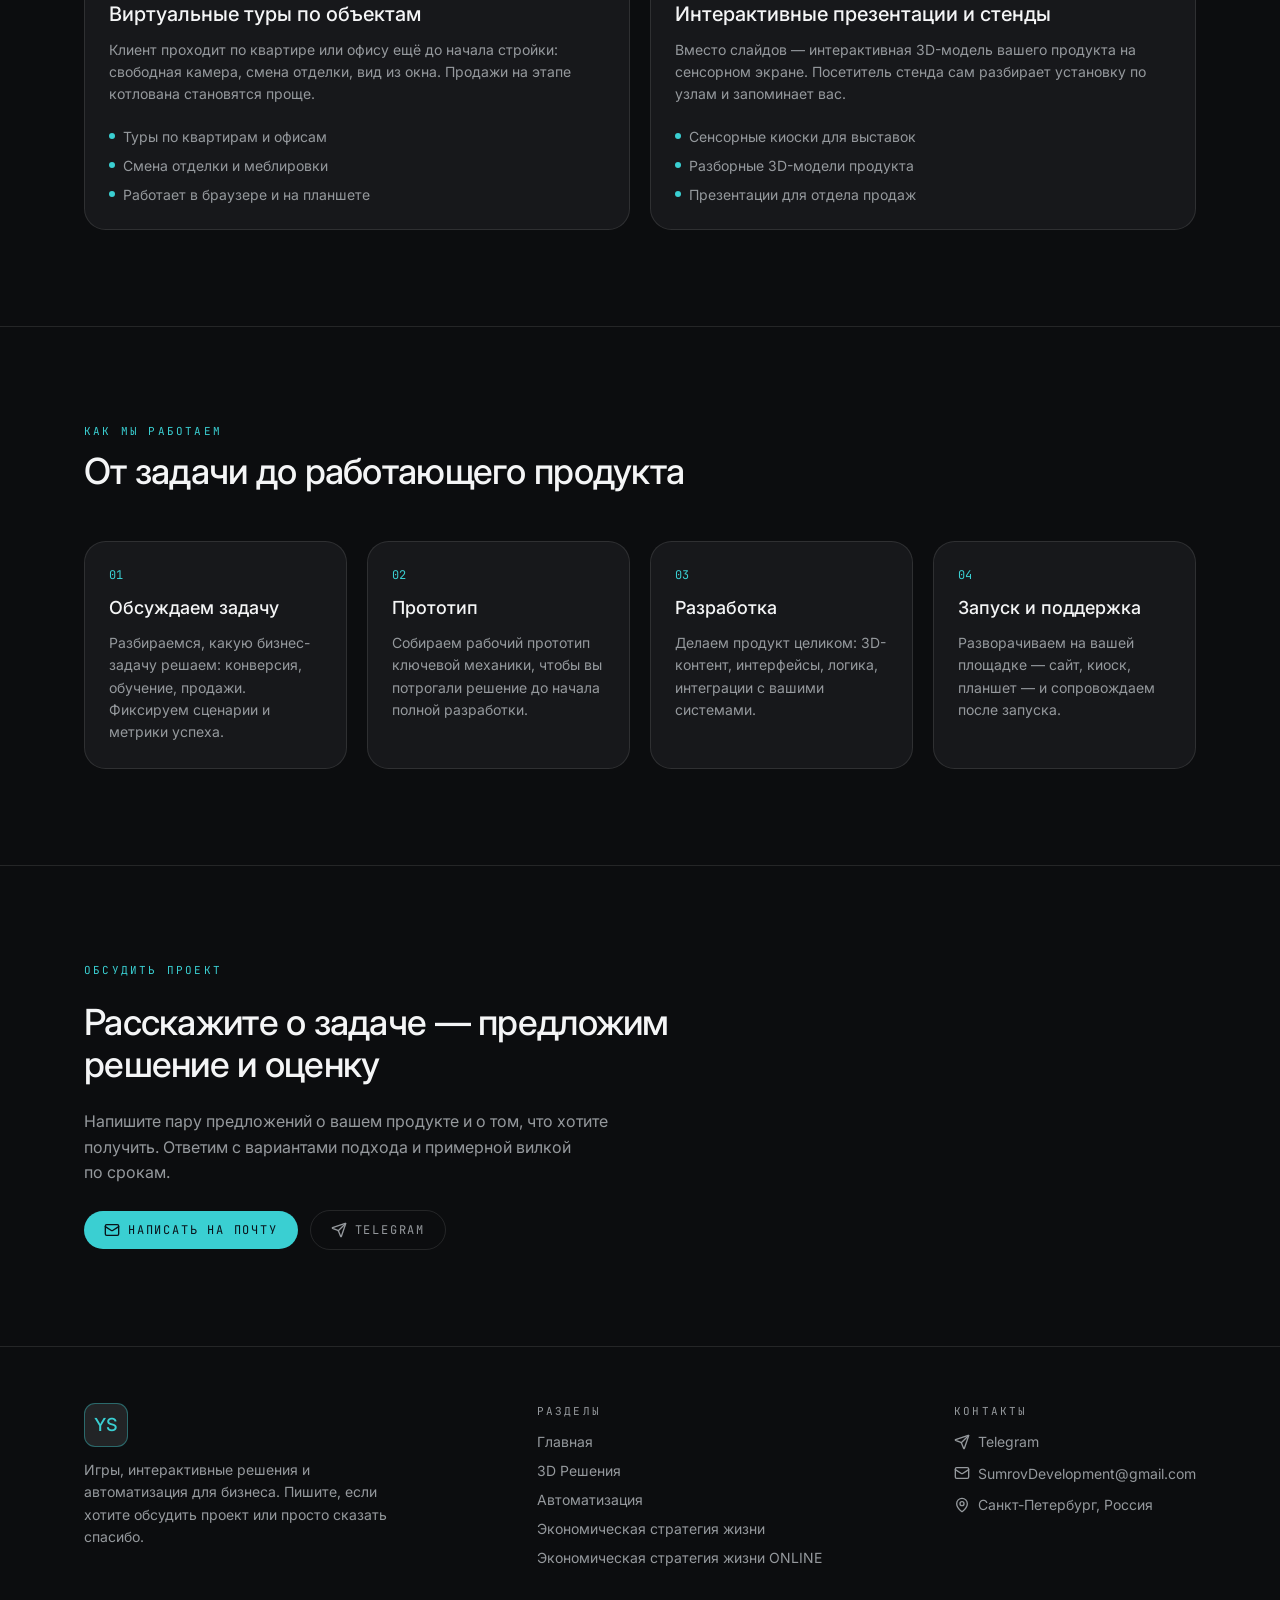
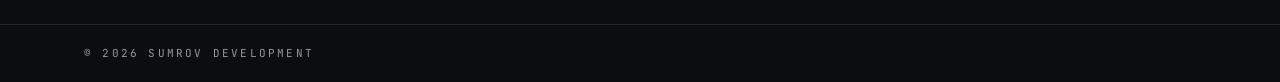
<file: interactive-solutions.html>
<!DOCTYPE html>
<html lang="ru">

<head>
    <meta charset="utf-8" />
    <meta name="viewport" content="width=device-width, initial-scale=1.0" />
    <meta name="color-scheme" content="dark" />
    <meta name="theme-color" content="#0c0d0f" />
    <meta name="description" content="3D-конфигураторы товаров, симуляторы обучения персонала, интерактивные презентации и виртуальные туры. Unity-разработка для e-commerce, B2B и недвижимости." />
    <title>Интерактивные решения для бизнеса — Unity-разработка</title>

    <!-- Тёмный фон ещё до загрузки style.css, чтобы не было белой вспышки при старте. -->
    <style>
        html, body { background: #0c0d0f; }
    </style>

    <link rel="preconnect" href="https://fonts.googleapis.com" />
    <link rel="preconnect" href="https://fonts.gstatic.com" crossorigin />
    <link href="https://fonts.googleapis.com/css2?family=Inter:wght@400;500&family=JetBrains+Mono:wght@400;500&display=swap"
          rel="stylesheet" />

    <link rel="stylesheet" href="css/style.css" />
    <link href="manifest.webmanifest" rel="manifest" />

    <link rel="icon" href="icon-light-32x32.png" media="(prefers-color-scheme: light)" />
    <link rel="icon" href="icon-dark-32x32.png" media="(prefers-color-scheme: dark)" />
    <link rel="icon" href="icon.svg" type="image/svg+xml" />
    <link rel="apple-touch-icon" href="apple-icon.png" />
    <link rel="apple-touch-icon" sizes="512x512" href="icon-512.png" />
    <link rel="apple-touch-icon" sizes="192x192" href="icon-192.png" />
</head>

<body>
    <header class="site-header">
        <nav aria-label="Основная навигация" class="site-nav glass">
            <ul class="site-nav__list">
            <li>
                <a href="index.html" aria-label="Главная" class="dock-button">
                    <span class="dock-button__icon">
                        <span class="site-nav__logo">YS</span>
                    </span>
                    <span role="tooltip" class="dock-button__tooltip">Главная</span>
                </a>
            </li>
            <li>
                <a href="interactive-solutions.html" aria-label="3D Решения" class="dock-button" aria-current="page">
                    <span class="dock-button__icon dock-button__icon--active">
                        <svg style="width:1.25rem;height:1.25rem" xmlns="http://www.w3.org/2000/svg" viewBox="0 0 24 24" fill="none" stroke="currentColor" stroke-width="2" stroke-linecap="round" stroke-linejoin="round" aria-hidden="true"><path d="M2.97 12.92A2 2 0 0 0 2 14.63v3.24a2 2 0 0 0 .97 1.71l3 1.8a2 2 0 0 0 2.06 0L12 19v-5.5l-5-3-4.03 2.42Z"/><path d="m7 16.5-4.74-2.85"/><path d="m7 16.5 5-3"/><path d="M7 16.5v5.17"/><path d="M12 13.5V19l3.97 2.38a2 2 0 0 0 2.06 0l3-1.8a2 2 0 0 0 .97-1.71v-3.24a2 2 0 0 0-.97-1.71L17 10.5l-5 3Z"/><path d="m17 16.5-5-3"/><path d="m17 16.5 4.74-2.85"/><path d="M17 16.5v5.17"/><path d="M7.97 4.42A2 2 0 0 0 7 6.13v4.37l5 3 5-3V6.13a2 2 0 0 0-.97-1.71l-3-1.8a2 2 0 0 0-2.06 0l-3 1.8Z"/><path d="M12 8 7.26 5.15"/><path d="m12 8 4.74-2.85"/><path d="M12 13.5V8"/></svg>
                    </span>
                    <span role="tooltip" class="dock-button__tooltip">3D решения</span>
                </a>
            </li>
            <li>
                <a href="automation.html" aria-label="Автоматизация" class="dock-button">
                    <span class="dock-button__icon">
                        <svg style="width:1.25rem;height:1.25rem" xmlns="http://www.w3.org/2000/svg" viewBox="0 0 24 24" fill="none" stroke="currentColor" stroke-width="2" stroke-linecap="round" stroke-linejoin="round" aria-hidden="true"><path d="M12 8V4H8"/><rect width="16" height="12" x="4" y="8" rx="2"/><path d="M2 14h2"/><path d="M20 14h2"/><path d="M15 13v2"/><path d="M9 13v2"/></svg>
                    </span>
                    <span role="tooltip" class="dock-button__tooltip">Автоматизация</span>
                </a>
            </li>
            <li>
                <a href="projects/economy.html" aria-label="Экономическая стратегия жизни" class="dock-button">
                    <span class="dock-button__icon">
                        <img src="icons/economy-1.png" alt="" draggable="false" />
                    </span>
                    <span role="tooltip" class="dock-button__tooltip">Экономическая стратегия</span>
                </a>
            </li>
            <li>
                <a href="projects/economy-online.html" aria-label="Экономическая стратегия жизни ONLINE" class="dock-button">
                    <span class="dock-button__icon">
                        <img src="icons/economy-online-1.png" alt="" draggable="false" />
                    </span>
                    <span role="tooltip" class="dock-button__tooltip">Экономическая стратегия ONLINE</span>
                </a>
            </li>
            </ul>

            <ul class="site-nav__socials">
                <li>
                    <a href="https://play.google.com/store/apps/dev?id=8186760623563806619" target="_blank" rel="noreferrer noopener" aria-label="Google Play" class="social-link">
                        <svg style="width:1.125rem;height:1.125rem" viewBox="0 0 24 24" aria-hidden="true" focusable="false" fill="currentColor"><path d="M22.018 13.298l-3.919 2.218-3.515-3.493 3.543-3.521 3.891 2.202a1.49 1.49 0 0 1 0 2.594zM1.337.924a1.486 1.486 0 0 0-.112.568v21.017c0 .217.045.419.124.6l11.155-11.087L1.337.924zm12.207 10.065l3.258-3.238L3.45.195a1.466 1.466 0 0 0-.946-.179l11.04 10.973zm0 2.067l-11 10.933c.298.036.612-.016.906-.183l13.324-7.54-3.23-3.21z"/></svg>
                    </a>
                </li>
                <li>
                    <a href="https://t.me/SumrovDevelopment" target="_blank" rel="noreferrer noopener" aria-label="Telegram" class="social-link">
                        <svg style="width:1.125rem;height:1.125rem" xmlns="http://www.w3.org/2000/svg" viewBox="0 0 24 24" fill="none" stroke="currentColor" stroke-width="2" stroke-linecap="round" stroke-linejoin="round" aria-hidden="true"><path d="M14.536 21.686a.5.5 0 0 0 .937-.024l6.5-19a.496.496 0 0 0-.635-.635l-19 6.5a.5.5 0 0 0-.024.937l7.93 3.18a2 2 0 0 1 1.112 1.11z"/><path d="m21.854 2.147-10.94 10.939"/></svg>
                    </a>
                </li>
                <li>
                    <a href="mailto:SumrovDevelopment@gmail.com" aria-label="Почта" class="social-link">
                        <svg style="width:1.125rem;height:1.125rem" xmlns="http://www.w3.org/2000/svg" viewBox="0 0 24 24" fill="none" stroke="currentColor" stroke-width="2" stroke-linecap="round" stroke-linejoin="round" aria-hidden="true"><path d="m22 7-8.991 5.727a2 2 0 0 1-2.009 0L2 7"/><rect x="2" y="4" width="20" height="16" rx="2"/></svg>
                    </a>
                </li>
            </ul>
        </nav>
    </header>

    <main class="page-content">
    <section class="service-hero">
        <div class="service-hero__inner">
            <span class="eyebrow">Unity для бизнеса</span>
            <h1 class="service-hero__title">
                Интерактивные решения, которые решают бизнес-задачи
            </h1>
            <p class="service-hero__lead">
                Мы применяем игровые технологии за пределами игр: 3D-конфигураторы для e-commerce, симуляторы обучения персонала, интерактивные презентации и виртуальные туры по недвижимости.
            </p>
            <div class="service-hero__tags">
                <span class="tag-pill">Unity</span>
                <span class="tag-pill">WebGL</span>
                <span class="tag-pill">3D</span>
                <span class="tag-pill">Сенсорные экраны</span>
            </div>
        </div>
    </section>

    <section aria-labelledby="services-heading" class="service-list">
        <h2 id="services-heading" class="sr-only">Наши услуги</h2>
        <div class="service-list__grid">
            <article class="service-card">
                <div class="service-card__media">
                    <img src="art/service-configurator.png" alt="Иллюстрация 3D-конфигуратора товара" draggable="false" />
                </div>
                <div class="service-card__body">
                    <span class="eyebrow">E-commerce</span>
                    <h3 class="service-card__title">3D-конфигураторы товаров</h3>
                    <p class="service-card__text">Покупатель крутит товар, меняет цвет, материал и комплектацию прямо на сайте. Меньше возвратов, выше конверсия — клиент видит именно то, что закажет.</p>
                    <ul class="service-card__points">
                        <li class="service-card__point">Интеграция в сайт или приложение</li>
                        <li class="service-card__point">Реальные материалы и освещение</li>
                        <li class="service-card__point">Расчёт цены в реальном времени</li>
                    </ul>
                </div>
            </article>
            <article class="service-card">
                <div class="service-card__media">
                    <img src="art/service-simulator.png" alt="Иллюстрация симулятора обучения персонала" draggable="false" />
                </div>
                <div class="service-card__body">
                    <span class="eyebrow">HR и обучение</span>
                    <h3 class="service-card__title">Симуляторы обучения персонала</h3>
                    <p class="service-card__text">Геймификация онбординга, охраны труда и продаж. Сотрудник отрабатывает сценарии в безопасной среде, а вы видите прогресс и ошибки в цифрах.</p>
                    <ul class="service-card__points">
                        <li class="service-card__point">Онбординг и охрана труда</li>
                        <li class="service-card__point">Тренажёры продаж и переговоров</li>
                        <li class="service-card__point">Статистика и прогресс сотрудников</li>
                    </ul>
                </div>
            </article>
            <article class="service-card">
                <div class="service-card__media">
                    <img src="art/service-tour.png" alt="Иллюстрация виртуального тура по квартире" draggable="false" />
                </div>
                <div class="service-card__body">
                    <span class="eyebrow">Недвижимость</span>
                    <h3 class="service-card__title">Виртуальные туры по объектам</h3>
                    <p class="service-card__text">Клиент проходит по квартире или офису ещё до начала стройки: свободная камера, смена отделки, вид из окна. Продажи на этапе котлована становятся проще.</p>
                    <ul class="service-card__points">
                        <li class="service-card__point">Туры по квартирам и офисам</li>
                        <li class="service-card__point">Смена отделки и меблировки</li>
                        <li class="service-card__point">Работает в браузере и на планшете</li>
                    </ul>
                </div>
            </article>
            <article class="service-card">
                <div class="service-card__media">
                    <img src="art/service-expo.png" alt="Иллюстрация интерактивного выставочного стенда" draggable="false" />
                </div>
                <div class="service-card__body">
                    <span class="eyebrow">B2B и выставки</span>
                    <h3 class="service-card__title">Интерактивные презентации и стенды</h3>
                    <p class="service-card__text">Вместо слайдов — интерактивная 3D-модель вашего продукта на сенсорном экране. Посетитель стенда сам разбирает установку по узлам и запоминает вас.</p>
                    <ul class="service-card__points">
                        <li class="service-card__point">Сенсорные киоски для выставок</li>
                        <li class="service-card__point">Разборные 3D-модели продукта</li>
                        <li class="service-card__point">Презентации для отдела продаж</li>
                    </ul>
                </div>
            </article>
        </div>
    </section>

    <section aria-labelledby="process-heading" class="section-block">
        <div class="section-block__inner">
            <div class="section-block__intro">
                <span class="eyebrow">Как мы работаем</span>
                <h2 id="process-heading" class="section-title section-block__title">
                    От задачи до работающего продукта
                </h2>
            </div>

            <ol class="process-list">
            <li class="process-step">
                <span class="process-step__index">01</span>
                <h3 class="process-step__title">Обсуждаем задачу</h3>
                <p class="process-step__text">Разбираемся, какую бизнес-задачу решаем: конверсия, обучение, продажи. Фиксируем сценарии и метрики успеха.</p>
            </li>
            <li class="process-step">
                <span class="process-step__index">02</span>
                <h3 class="process-step__title">Прототип</h3>
                <p class="process-step__text">Собираем рабочий прототип ключевой механики, чтобы вы потрогали решение до начала полной разработки.</p>
            </li>
            <li class="process-step">
                <span class="process-step__index">03</span>
                <h3 class="process-step__title">Разработка</h3>
                <p class="process-step__text">Делаем продукт целиком: 3D-контент, интерфейсы, логика, интеграции с вашими системами.</p>
            </li>
            <li class="process-step">
                <span class="process-step__index">04</span>
                <h3 class="process-step__title">Запуск и поддержка</h3>
                <p class="process-step__text">Разворачиваем на вашей площадке — сайт, киоск, планшет — и сопровождаем после запуска.</p>
            </li>
            </ol>
        </div>
    </section>

    <section aria-labelledby="cta-heading" class="section-block">
        <div class="cta">
            <span class="eyebrow">Обсудить проект</span>
            <h2 id="cta-heading" class="section-title cta__title">
                Расскажите о задаче — предложим решение и оценку
            </h2>
            <p class="cta__lead">
                Напишите пару предложений о вашем продукте и о том, что хотите получить. Ответим с вариантами подхода и примерной вилкой по срокам.
            </p>
            <div class="cta__actions">
                <a href="mailto:SumrovDevelopment@gmail.com" class="btn btn--primary">
                    <svg style="width:1rem;height:1rem" xmlns="http://www.w3.org/2000/svg" viewBox="0 0 24 24" fill="none" stroke="currentColor" stroke-width="2" stroke-linecap="round" stroke-linejoin="round" aria-hidden="true"><path d="m22 7-8.991 5.727a2 2 0 0 1-2.009 0L2 7"/><rect x="2" y="4" width="20" height="16" rx="2"/></svg>
                    Написать на почту
                </a>
                <a href="https://t.me/SumrovDevelopment" target="_blank" rel="noreferrer noopener" class="btn btn--outline">
                    <svg style="width:1rem;height:1rem" xmlns="http://www.w3.org/2000/svg" viewBox="0 0 24 24" fill="none" stroke="currentColor" stroke-width="2" stroke-linecap="round" stroke-linejoin="round" aria-hidden="true"><path d="M14.536 21.686a.5.5 0 0 0 .937-.024l6.5-19a.496.496 0 0 0-.635-.635l-19 6.5a.5.5 0 0 0-.024.937l7.93 3.18a2 2 0 0 1 1.112 1.11z"/><path d="m21.854 2.147-10.94 10.939"/></svg>
                    Telegram
                </a>
            </div>
        </div>
    </section>
    </main>

    <footer class="site-footer">
        <div class="site-footer__grid">
            <div class="site-footer__brand">
                <span class="site-footer__logo">YS</span>
                <p class="site-footer__tagline">
                    Игры, интерактивные решения и автоматизация для бизнеса. Пишите, если хотите обсудить
                    проект или просто сказать спасибо.
                </p>
            </div>

            <nav aria-label="Разделы сайта" class="site-footer__column">
                <span class="site-footer__heading">Разделы</span>
                <ul class="site-footer__links">
                    <li>
                        <a href="index.html" class="site-footer__link">Главная</a>
                    </li>
                    <li>
                        <a href="interactive-solutions.html" class="site-footer__link">3D Решения</a>
                    </li>
                    <li>
                        <a href="automation.html" class="site-footer__link">Автоматизация</a>
                    </li>
                    <li>
                        <a href="projects/economy.html" class="site-footer__link">Экономическая стратегия жизни</a>
                    </li>
                    <li>
                        <a href="projects/economy-online.html" class="site-footer__link">Экономическая стратегия жизни ONLINE</a>
                    </li>
                </ul>
            </nav>

            <div class="site-footer__column">
                <span class="site-footer__heading">Контакты</span>
                <ul class="site-footer__links">
                    <li>
                        <a href="https://t.me/SumrovDevelopment" target="_blank" rel="noreferrer noopener" class="site-footer__link site-footer__link--with-icon">
                            <svg style="width:1rem;height:1rem" xmlns="http://www.w3.org/2000/svg" viewBox="0 0 24 24" fill="none" stroke="currentColor" stroke-width="2" stroke-linecap="round" stroke-linejoin="round" aria-hidden="true"><path d="M14.536 21.686a.5.5 0 0 0 .937-.024l6.5-19a.496.496 0 0 0-.635-.635l-19 6.5a.5.5 0 0 0-.024.937l7.93 3.18a2 2 0 0 1 1.112 1.11z"/><path d="m21.854 2.147-10.94 10.939"/></svg>
                            Telegram
                        </a>
                    </li>
                    <li>
                        <a href="mailto:SumrovDevelopment@gmail.com" class="site-footer__link site-footer__link--with-icon">
                            <svg style="width:1rem;height:1rem" xmlns="http://www.w3.org/2000/svg" viewBox="0 0 24 24" fill="none" stroke="currentColor" stroke-width="2" stroke-linecap="round" stroke-linejoin="round" aria-hidden="true"><path d="m22 7-8.991 5.727a2 2 0 0 1-2.009 0L2 7"/><rect x="2" y="4" width="20" height="16" rx="2"/></svg>
                            SumrovDevelopment@gmail.com
                        </a>
                    </li>
                    <li>
                        <a href="https://maps.app.goo.gl/223iPHWhuMWF6Z9h6" target="_blank" rel="noreferrer noopener" class="site-footer__link site-footer__link--with-icon">
                            <svg style="width:1rem;height:1rem" xmlns="http://www.w3.org/2000/svg" viewBox="0 0 24 24" fill="none" stroke="currentColor" stroke-width="2" stroke-linecap="round" stroke-linejoin="round" aria-hidden="true"><path d="M20 10c0 4.993-5.539 10.193-7.399 11.799a1 1 0 0 1-1.202 0C9.539 20.193 4 14.993 4 10a8 8 0 0 1 16 0"/><circle cx="12" cy="10" r="3"/></svg>
                            Санкт-Петербург, Россия
                        </a>
                    </li>
                </ul>
            </div>
        </div>

        <div class="site-footer__bottom">
            <p class="site-footer__copyright">
                © 2026 Sumrov Development
            </p>
        </div>
    </footer>
</body>

</html>
</file>
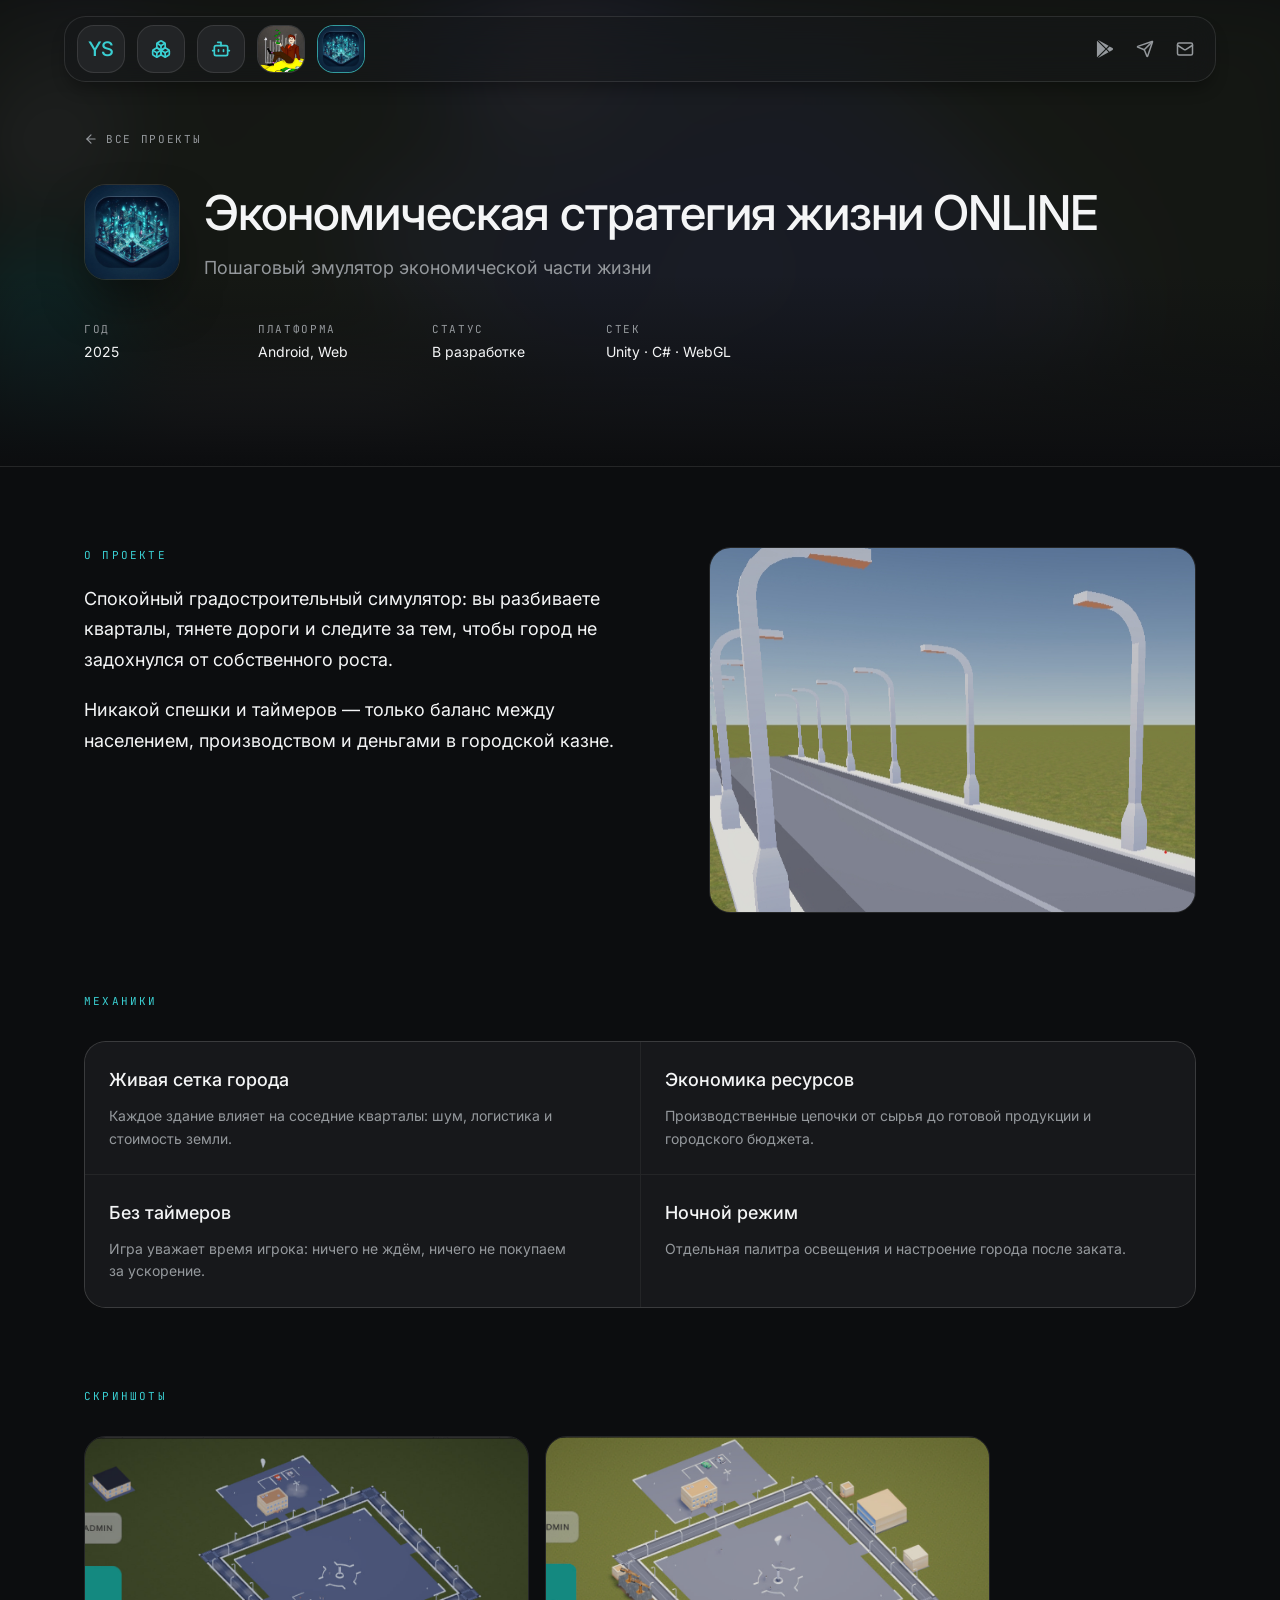
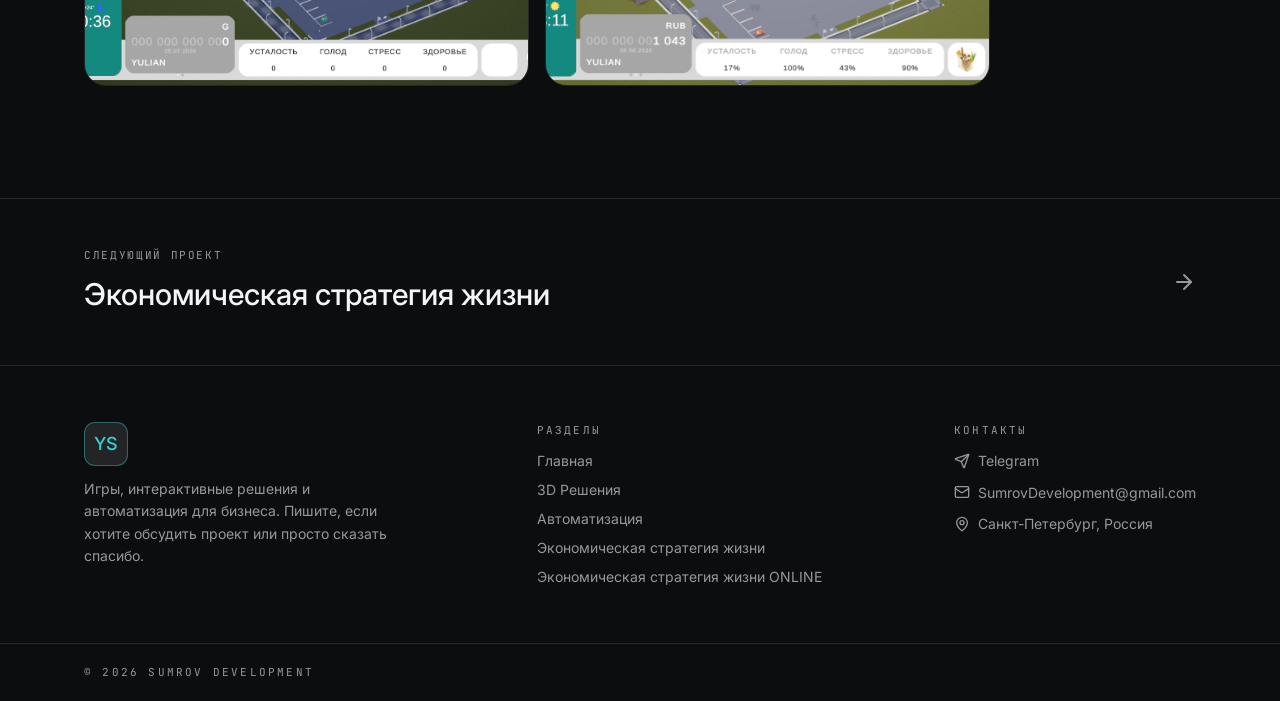
<file: projects/economy-online.html>
<!DOCTYPE html>
<html lang="ru">

<head>
    <meta charset="utf-8" />
    <meta name="viewport" content="width=device-width, initial-scale=1.0" />
    <meta name="color-scheme" content="dark" />
    <meta name="theme-color" content="#0c0d0f" />
    <meta name="description" content="Пошаговый эмулятор экономической части жизни" />
    <title>Экономическая стратегия жизни ONLINE — Юлиан С.</title>

    <!-- Тёмный фон ещё до загрузки style.css, чтобы не было белой вспышки при старте. -->
    <style>
        html, body { background: #0c0d0f; }
    </style>

    <link rel="preconnect" href="https://fonts.googleapis.com" />
    <link rel="preconnect" href="https://fonts.gstatic.com" crossorigin />
    <link href="https://fonts.googleapis.com/css2?family=Inter:wght@400;500&family=JetBrains+Mono:wght@400;500&display=swap"
          rel="stylesheet" />

    <link rel="stylesheet" href="../css/style.css" />
    <link href="../manifest.webmanifest" rel="manifest" />

    <link rel="icon" href="../icon-light-32x32.png" media="(prefers-color-scheme: light)" />
    <link rel="icon" href="../icon-dark-32x32.png" media="(prefers-color-scheme: dark)" />
    <link rel="icon" href="../icon.svg" type="image/svg+xml" />
    <link rel="apple-touch-icon" href="../apple-icon.png" />
    <link rel="apple-touch-icon" sizes="512x512" href="../icon-512.png" />
    <link rel="apple-touch-icon" sizes="192x192" href="../icon-192.png" />
</head>

<body>
    <header class="site-header">
        <nav aria-label="Основная навигация" class="site-nav glass">
            <ul class="site-nav__list">
            <li>
                <a href="../index.html" aria-label="Главная" class="dock-button">
                    <span class="dock-button__icon">
                        <span class="site-nav__logo">YS</span>
                    </span>
                    <span role="tooltip" class="dock-button__tooltip">Главная</span>
                </a>
            </li>
            <li>
                <a href="../interactive-solutions.html" aria-label="3D Решения" class="dock-button">
                    <span class="dock-button__icon">
                        <svg style="width:1.25rem;height:1.25rem" xmlns="http://www.w3.org/2000/svg" viewBox="0 0 24 24" fill="none" stroke="currentColor" stroke-width="2" stroke-linecap="round" stroke-linejoin="round" aria-hidden="true"><path d="M2.97 12.92A2 2 0 0 0 2 14.63v3.24a2 2 0 0 0 .97 1.71l3 1.8a2 2 0 0 0 2.06 0L12 19v-5.5l-5-3-4.03 2.42Z"/><path d="m7 16.5-4.74-2.85"/><path d="m7 16.5 5-3"/><path d="M7 16.5v5.17"/><path d="M12 13.5V19l3.97 2.38a2 2 0 0 0 2.06 0l3-1.8a2 2 0 0 0 .97-1.71v-3.24a2 2 0 0 0-.97-1.71L17 10.5l-5 3Z"/><path d="m17 16.5-5-3"/><path d="m17 16.5 4.74-2.85"/><path d="M17 16.5v5.17"/><path d="M7.97 4.42A2 2 0 0 0 7 6.13v4.37l5 3 5-3V6.13a2 2 0 0 0-.97-1.71l-3-1.8a2 2 0 0 0-2.06 0l-3 1.8Z"/><path d="M12 8 7.26 5.15"/><path d="m12 8 4.74-2.85"/><path d="M12 13.5V8"/></svg>
                    </span>
                    <span role="tooltip" class="dock-button__tooltip">3D решения</span>
                </a>
            </li>
            <li>
                <a href="../automation.html" aria-label="Автоматизация" class="dock-button">
                    <span class="dock-button__icon">
                        <svg style="width:1.25rem;height:1.25rem" xmlns="http://www.w3.org/2000/svg" viewBox="0 0 24 24" fill="none" stroke="currentColor" stroke-width="2" stroke-linecap="round" stroke-linejoin="round" aria-hidden="true"><path d="M12 8V4H8"/><rect width="16" height="12" x="4" y="8" rx="2"/><path d="M2 14h2"/><path d="M20 14h2"/><path d="M15 13v2"/><path d="M9 13v2"/></svg>
                    </span>
                    <span role="tooltip" class="dock-button__tooltip">Автоматизация</span>
                </a>
            </li>
            <li>
                <a href="../projects/economy.html" aria-label="Экономическая стратегия жизни" class="dock-button">
                    <span class="dock-button__icon">
                        <img src="../icons/economy-1.png" alt="" draggable="false" />
                    </span>
                    <span role="tooltip" class="dock-button__tooltip">Экономическая стратегия</span>
                </a>
            </li>
            <li>
                <a href="../projects/economy-online.html" aria-label="Экономическая стратегия жизни ONLINE" class="dock-button" aria-current="page">
                    <span class="dock-button__icon dock-button__icon--active">
                        <img src="../icons/economy-online-1.png" alt="" draggable="false" />
                    </span>
                    <span role="tooltip" class="dock-button__tooltip">Экономическая стратегия ONLINE</span>
                </a>
            </li>
            </ul>

            <ul class="site-nav__socials">
                <li>
                    <a href="https://play.google.com/store/apps/dev?id=8186760623563806619" target="_blank" rel="noreferrer noopener" aria-label="Google Play" class="social-link">
                        <svg style="width:1.125rem;height:1.125rem" viewBox="0 0 24 24" aria-hidden="true" focusable="false" fill="currentColor"><path d="M22.018 13.298l-3.919 2.218-3.515-3.493 3.543-3.521 3.891 2.202a1.49 1.49 0 0 1 0 2.594zM1.337.924a1.486 1.486 0 0 0-.112.568v21.017c0 .217.045.419.124.6l11.155-11.087L1.337.924zm12.207 10.065l3.258-3.238L3.45.195a1.466 1.466 0 0 0-.946-.179l11.04 10.973zm0 2.067l-11 10.933c.298.036.612-.016.906-.183l13.324-7.54-3.23-3.21z"/></svg>
                    </a>
                </li>
                <li>
                    <a href="https://t.me/SumrovDevelopment" target="_blank" rel="noreferrer noopener" aria-label="Telegram" class="social-link">
                        <svg style="width:1.125rem;height:1.125rem" xmlns="http://www.w3.org/2000/svg" viewBox="0 0 24 24" fill="none" stroke="currentColor" stroke-width="2" stroke-linecap="round" stroke-linejoin="round" aria-hidden="true"><path d="M14.536 21.686a.5.5 0 0 0 .937-.024l6.5-19a.496.496 0 0 0-.635-.635l-19 6.5a.5.5 0 0 0-.024.937l7.93 3.18a2 2 0 0 1 1.112 1.11z"/><path d="m21.854 2.147-10.94 10.939"/></svg>
                    </a>
                </li>
                <li>
                    <a href="mailto:SumrovDevelopment@gmail.com" aria-label="Почта" class="social-link">
                        <svg style="width:1.125rem;height:1.125rem" xmlns="http://www.w3.org/2000/svg" viewBox="0 0 24 24" fill="none" stroke="currentColor" stroke-width="2" stroke-linecap="round" stroke-linejoin="round" aria-hidden="true"><path d="m22 7-8.991 5.727a2 2 0 0 1-2.009 0L2 7"/><rect x="2" y="4" width="20" height="16" rx="2"/></svg>
                    </a>
                </li>
            </ul>
        </nav>
    </header>

    <main class="page-content">
    <article>
        <header class="pd-header">
            <div class="pd-header__backdrop">
                <img src="../shots/economy-online-1.png" alt="" draggable="false" />
                <div class="pd-header__scrim"></div>
                <div class="pd-header__fade"></div>
            </div>

            <div class="pd-header__inner">
                <a href="../index.html#projects" class="pd-back">
                    <svg style="width:0.875rem;height:0.875rem" xmlns="http://www.w3.org/2000/svg" viewBox="0 0 24 24" fill="none" stroke="currentColor" stroke-width="2" stroke-linecap="round" stroke-linejoin="round" aria-hidden="true"><path d="m12 19-7-7 7-7"/><path d="M19 12H5"/></svg>
                    Все проекты
                </a>

                <div class="pd-title-row">
                    <span class="pd-icon">
                        <img src="../icons/economy-online-1.png" alt="" draggable="false" />
                    </span>
                    <div class="pd-title-text">
                        <h1 class="pd-title">Экономическая стратегия жизни ONLINE</h1>
                        <p class="pd-tagline">Пошаговый эмулятор экономической части жизни</p>
                    </div>
                </div>

                <dl class="pd-meta">
                    <div class="meta-item">
                        <dt class="meta-item__label">Год</dt>
                        <dd class="meta-item__value">2025</dd>
                    </div>
                    <div class="meta-item">
                        <dt class="meta-item__label">Платформа</dt>
                        <dd class="meta-item__value">Android, Web</dd>
                    </div>
                    <div class="meta-item">
                        <dt class="meta-item__label">Статус</dt>
                        <dd class="meta-item__value">В разработке</dd>
                    </div>
                    <div class="meta-item">
                        <dt class="meta-item__label">Стек</dt>
                        <dd class="meta-item__value">Unity · C# · WebGL</dd>
                    </div>
                </dl>

                <div class="pd-links">

                </div>
            </div>
        </header>

        <section class="pd-about">
            <div class="pd-about__grid">
                <div class="pd-about__text">
                    <span class="eyebrow">О проекте</span>
                    <p class="pd-about__paragraph">Спокойный градостроительный симулятор: вы разбиваете кварталы, тянете дороги и следите за тем, чтобы город не задохнулся от собственного роста.</p>
                    <p class="pd-about__paragraph">Никакой спешки и таймеров — только баланс между населением, производством и деньгами в городской казне.</p>
                </div>

                <div class="pd-about__image">
                    <img src="../art/economy-online-1.png" alt="" draggable="false" />
                </div>
            </div>
        </section>

        <section class="pd-features">
            <span class="eyebrow">Механики</span>
            <ul class="pd-features__grid">
                <li class="pd-feature">
                    <h2 class="pd-feature__title">Живая сетка города</h2>
                    <p class="pd-feature__text">Каждое здание влияет на соседние кварталы: шум, логистика и стоимость земли.</p>
                </li>
                <li class="pd-feature">
                    <h2 class="pd-feature__title">Экономика ресурсов</h2>
                    <p class="pd-feature__text">Производственные цепочки от сырья до готовой продукции и городского бюджета.</p>
                </li>
                <li class="pd-feature">
                    <h2 class="pd-feature__title">Без таймеров</h2>
                    <p class="pd-feature__text">Игра уважает время игрока: ничего не ждём, ничего не покупаем за ускорение.</p>
                </li>
                <li class="pd-feature">
                    <h2 class="pd-feature__title">Ночной режим</h2>
                    <p class="pd-feature__text">Отдельная палитра освещения и настроение города после заката.</p>
                </li>
            </ul>
        </section>

        <section class="pd-shots">
            <span class="eyebrow">Скриншоты</span>
            <div class="pd-shots__scroller">
                <figure class="pd-shot">
                    <img src="../shots/economy-online-1.png" alt="Изометрический вид города днем" draggable="false" />
                </figure>
                <figure class="pd-shot">
                    <img src="../shots/economy-online-2.png" alt="Изометрический вид города ночью" draggable="false" />
                </figure>
            </div>
        </section>

        <section class="pd-next-section">
            <a href="economy.html" class="pd-next">
                <div class="pd-next__text">
                    <span class="pd-next__label">Следующий проект</span>
                    <span class="pd-next__name">Экономическая стратегия жизни</span>
                </div>
                <span class="pd-next__arrow">
                    <svg style="width:1.5rem;height:1.5rem" xmlns="http://www.w3.org/2000/svg" viewBox="0 0 24 24" fill="none" stroke="currentColor" stroke-width="2" stroke-linecap="round" stroke-linejoin="round" aria-hidden="true"><path d="M5 12h14"/><path d="m12 5 7 7-7 7"/></svg>
                </span>
            </a>
        </section>
    </article>
    </main>

    <footer class="site-footer">
        <div class="site-footer__grid">
            <div class="site-footer__brand">
                <span class="site-footer__logo">YS</span>
                <p class="site-footer__tagline">
                    Игры, интерактивные решения и автоматизация для бизнеса. Пишите, если хотите обсудить
                    проект или просто сказать спасибо.
                </p>
            </div>

            <nav aria-label="Разделы сайта" class="site-footer__column">
                <span class="site-footer__heading">Разделы</span>
                <ul class="site-footer__links">
                    <li>
                        <a href="../index.html" class="site-footer__link">Главная</a>
                    </li>
                    <li>
                        <a href="../interactive-solutions.html" class="site-footer__link">3D Решения</a>
                    </li>
                    <li>
                        <a href="../automation.html" class="site-footer__link">Автоматизация</a>
                    </li>
                    <li>
                        <a href="../projects/economy.html" class="site-footer__link">Экономическая стратегия жизни</a>
                    </li>
                    <li>
                        <a href="../projects/economy-online.html" class="site-footer__link">Экономическая стратегия жизни ONLINE</a>
                    </li>
                </ul>
            </nav>

            <div class="site-footer__column">
                <span class="site-footer__heading">Контакты</span>
                <ul class="site-footer__links">
                    <li>
                        <a href="https://t.me/SumrovDevelopment" target="_blank" rel="noreferrer noopener" class="site-footer__link site-footer__link--with-icon">
                            <svg style="width:1rem;height:1rem" xmlns="http://www.w3.org/2000/svg" viewBox="0 0 24 24" fill="none" stroke="currentColor" stroke-width="2" stroke-linecap="round" stroke-linejoin="round" aria-hidden="true"><path d="M14.536 21.686a.5.5 0 0 0 .937-.024l6.5-19a.496.496 0 0 0-.635-.635l-19 6.5a.5.5 0 0 0-.024.937l7.93 3.18a2 2 0 0 1 1.112 1.11z"/><path d="m21.854 2.147-10.94 10.939"/></svg>
                            Telegram
                        </a>
                    </li>
                    <li>
                        <a href="mailto:SumrovDevelopment@gmail.com" class="site-footer__link site-footer__link--with-icon">
                            <svg style="width:1rem;height:1rem" xmlns="http://www.w3.org/2000/svg" viewBox="0 0 24 24" fill="none" stroke="currentColor" stroke-width="2" stroke-linecap="round" stroke-linejoin="round" aria-hidden="true"><path d="m22 7-8.991 5.727a2 2 0 0 1-2.009 0L2 7"/><rect x="2" y="4" width="20" height="16" rx="2"/></svg>
                            SumrovDevelopment@gmail.com
                        </a>
                    </li>
                    <li>
                        <a href="https://maps.app.goo.gl/223iPHWhuMWF6Z9h6" target="_blank" rel="noreferrer noopener" class="site-footer__link site-footer__link--with-icon">
                            <svg style="width:1rem;height:1rem" xmlns="http://www.w3.org/2000/svg" viewBox="0 0 24 24" fill="none" stroke="currentColor" stroke-width="2" stroke-linecap="round" stroke-linejoin="round" aria-hidden="true"><path d="M20 10c0 4.993-5.539 10.193-7.399 11.799a1 1 0 0 1-1.202 0C9.539 20.193 4 14.993 4 10a8 8 0 0 1 16 0"/><circle cx="12" cy="10" r="3"/></svg>
                            Санкт-Петербург, Россия
                        </a>
                    </li>
                </ul>
            </div>
        </div>

        <div class="site-footer__bottom">
            <p class="site-footer__copyright">
                © 2026 Sumrov Development
            </p>
        </div>
    </footer>
</body>

</html>
</file>
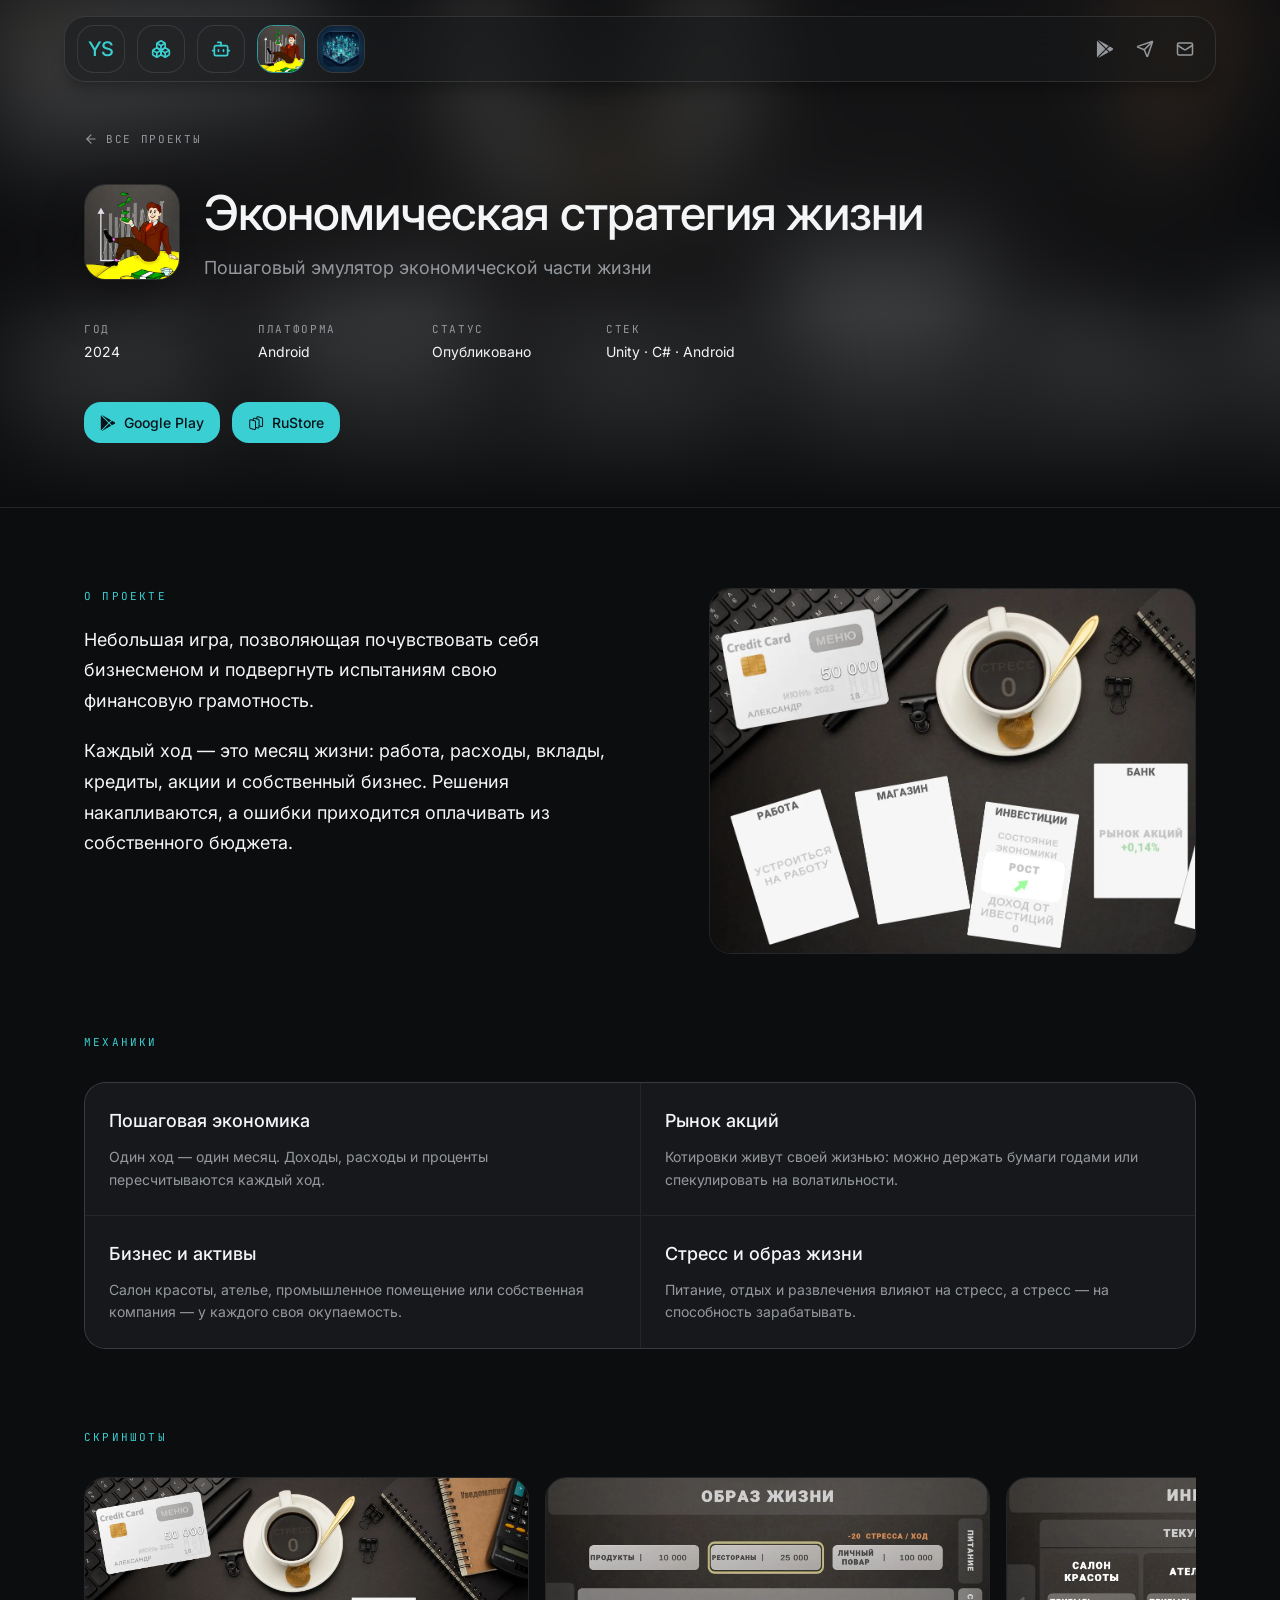
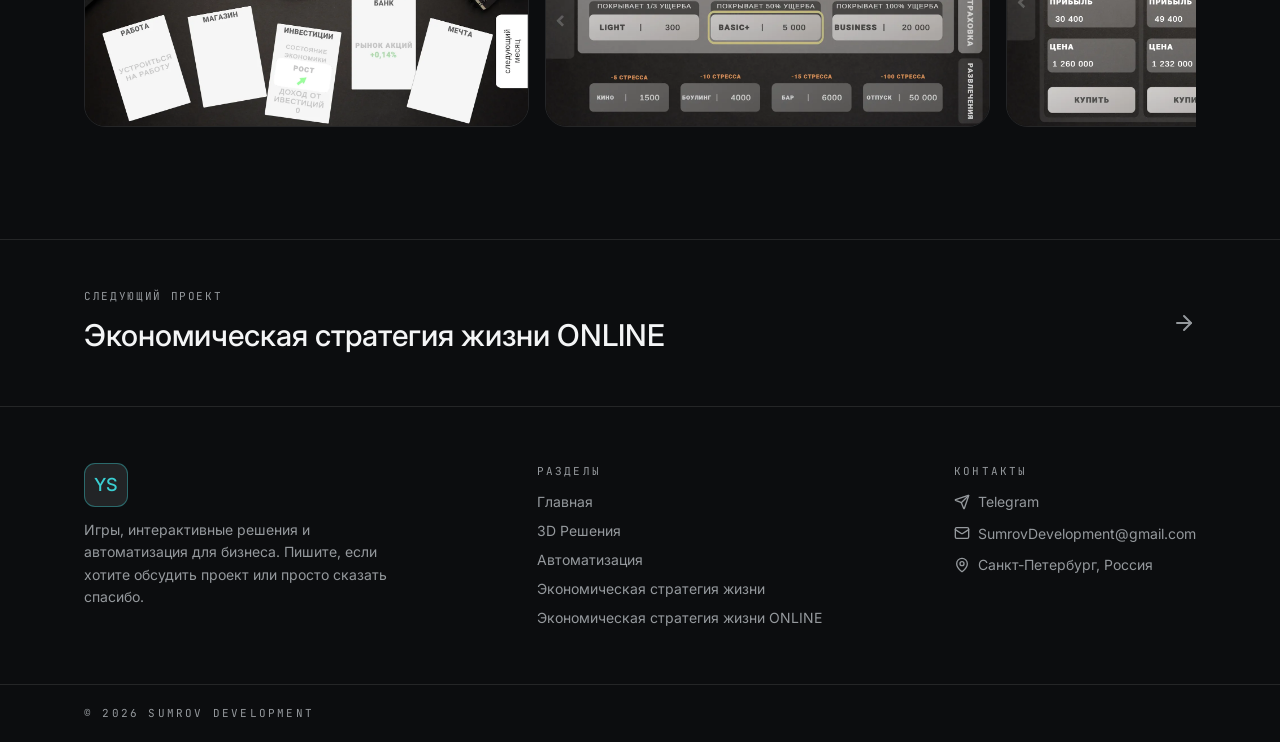
<file: projects/economy.html>
<!DOCTYPE html>
<html lang="ru">

<head>
    <meta charset="utf-8" />
    <meta name="viewport" content="width=device-width, initial-scale=1.0" />
    <meta name="color-scheme" content="dark" />
    <meta name="theme-color" content="#0c0d0f" />
    <meta name="description" content="Пошаговый эмулятор экономической части жизни" />
    <title>Экономическая стратегия жизни — Юлиан С.</title>

    <!-- Тёмный фон ещё до загрузки style.css, чтобы не было белой вспышки при старте. -->
    <style>
        html, body { background: #0c0d0f; }
    </style>

    <link rel="preconnect" href="https://fonts.googleapis.com" />
    <link rel="preconnect" href="https://fonts.gstatic.com" crossorigin />
    <link href="https://fonts.googleapis.com/css2?family=Inter:wght@400;500&family=JetBrains+Mono:wght@400;500&display=swap"
          rel="stylesheet" />

    <link rel="stylesheet" href="../css/style.css" />
    <link href="../manifest.webmanifest" rel="manifest" />

    <link rel="icon" href="../icon-light-32x32.png" media="(prefers-color-scheme: light)" />
    <link rel="icon" href="../icon-dark-32x32.png" media="(prefers-color-scheme: dark)" />
    <link rel="icon" href="../icon.svg" type="image/svg+xml" />
    <link rel="apple-touch-icon" href="../apple-icon.png" />
    <link rel="apple-touch-icon" sizes="512x512" href="../icon-512.png" />
    <link rel="apple-touch-icon" sizes="192x192" href="../icon-192.png" />
</head>

<body>
    <header class="site-header">
        <nav aria-label="Основная навигация" class="site-nav glass">
            <ul class="site-nav__list">
            <li>
                <a href="../index.html" aria-label="Главная" class="dock-button">
                    <span class="dock-button__icon">
                        <span class="site-nav__logo">YS</span>
                    </span>
                    <span role="tooltip" class="dock-button__tooltip">Главная</span>
                </a>
            </li>
            <li>
                <a href="../interactive-solutions.html" aria-label="3D Решения" class="dock-button">
                    <span class="dock-button__icon">
                        <svg style="width:1.25rem;height:1.25rem" xmlns="http://www.w3.org/2000/svg" viewBox="0 0 24 24" fill="none" stroke="currentColor" stroke-width="2" stroke-linecap="round" stroke-linejoin="round" aria-hidden="true"><path d="M2.97 12.92A2 2 0 0 0 2 14.63v3.24a2 2 0 0 0 .97 1.71l3 1.8a2 2 0 0 0 2.06 0L12 19v-5.5l-5-3-4.03 2.42Z"/><path d="m7 16.5-4.74-2.85"/><path d="m7 16.5 5-3"/><path d="M7 16.5v5.17"/><path d="M12 13.5V19l3.97 2.38a2 2 0 0 0 2.06 0l3-1.8a2 2 0 0 0 .97-1.71v-3.24a2 2 0 0 0-.97-1.71L17 10.5l-5 3Z"/><path d="m17 16.5-5-3"/><path d="m17 16.5 4.74-2.85"/><path d="M17 16.5v5.17"/><path d="M7.97 4.42A2 2 0 0 0 7 6.13v4.37l5 3 5-3V6.13a2 2 0 0 0-.97-1.71l-3-1.8a2 2 0 0 0-2.06 0l-3 1.8Z"/><path d="M12 8 7.26 5.15"/><path d="m12 8 4.74-2.85"/><path d="M12 13.5V8"/></svg>
                    </span>
                    <span role="tooltip" class="dock-button__tooltip">3D решения</span>
                </a>
            </li>
            <li>
                <a href="../automation.html" aria-label="Автоматизация" class="dock-button">
                    <span class="dock-button__icon">
                        <svg style="width:1.25rem;height:1.25rem" xmlns="http://www.w3.org/2000/svg" viewBox="0 0 24 24" fill="none" stroke="currentColor" stroke-width="2" stroke-linecap="round" stroke-linejoin="round" aria-hidden="true"><path d="M12 8V4H8"/><rect width="16" height="12" x="4" y="8" rx="2"/><path d="M2 14h2"/><path d="M20 14h2"/><path d="M15 13v2"/><path d="M9 13v2"/></svg>
                    </span>
                    <span role="tooltip" class="dock-button__tooltip">Автоматизация</span>
                </a>
            </li>
            <li>
                <a href="../projects/economy.html" aria-label="Экономическая стратегия жизни" class="dock-button" aria-current="page">
                    <span class="dock-button__icon dock-button__icon--active">
                        <img src="../icons/economy-1.png" alt="" draggable="false" />
                    </span>
                    <span role="tooltip" class="dock-button__tooltip">Экономическая стратегия</span>
                </a>
            </li>
            <li>
                <a href="../projects/economy-online.html" aria-label="Экономическая стратегия жизни ONLINE" class="dock-button">
                    <span class="dock-button__icon">
                        <img src="../icons/economy-online-1.png" alt="" draggable="false" />
                    </span>
                    <span role="tooltip" class="dock-button__tooltip">Экономическая стратегия ONLINE</span>
                </a>
            </li>
            </ul>

            <ul class="site-nav__socials">
                <li>
                    <a href="https://play.google.com/store/apps/dev?id=8186760623563806619" target="_blank" rel="noreferrer noopener" aria-label="Google Play" class="social-link">
                        <svg style="width:1.125rem;height:1.125rem" viewBox="0 0 24 24" aria-hidden="true" focusable="false" fill="currentColor"><path d="M22.018 13.298l-3.919 2.218-3.515-3.493 3.543-3.521 3.891 2.202a1.49 1.49 0 0 1 0 2.594zM1.337.924a1.486 1.486 0 0 0-.112.568v21.017c0 .217.045.419.124.6l11.155-11.087L1.337.924zm12.207 10.065l3.258-3.238L3.45.195a1.466 1.466 0 0 0-.946-.179l11.04 10.973zm0 2.067l-11 10.933c.298.036.612-.016.906-.183l13.324-7.54-3.23-3.21z"/></svg>
                    </a>
                </li>
                <li>
                    <a href="https://t.me/SumrovDevelopment" target="_blank" rel="noreferrer noopener" aria-label="Telegram" class="social-link">
                        <svg style="width:1.125rem;height:1.125rem" xmlns="http://www.w3.org/2000/svg" viewBox="0 0 24 24" fill="none" stroke="currentColor" stroke-width="2" stroke-linecap="round" stroke-linejoin="round" aria-hidden="true"><path d="M14.536 21.686a.5.5 0 0 0 .937-.024l6.5-19a.496.496 0 0 0-.635-.635l-19 6.5a.5.5 0 0 0-.024.937l7.93 3.18a2 2 0 0 1 1.112 1.11z"/><path d="m21.854 2.147-10.94 10.939"/></svg>
                    </a>
                </li>
                <li>
                    <a href="mailto:SumrovDevelopment@gmail.com" aria-label="Почта" class="social-link">
                        <svg style="width:1.125rem;height:1.125rem" xmlns="http://www.w3.org/2000/svg" viewBox="0 0 24 24" fill="none" stroke="currentColor" stroke-width="2" stroke-linecap="round" stroke-linejoin="round" aria-hidden="true"><path d="m22 7-8.991 5.727a2 2 0 0 1-2.009 0L2 7"/><rect x="2" y="4" width="20" height="16" rx="2"/></svg>
                    </a>
                </li>
            </ul>
        </nav>
    </header>

    <main class="page-content">
    <article>
        <header class="pd-header">
            <div class="pd-header__backdrop">
                <img src="../shots/economy-1.png" alt="" draggable="false" />
                <div class="pd-header__scrim"></div>
                <div class="pd-header__fade"></div>
            </div>

            <div class="pd-header__inner">
                <a href="../index.html#projects" class="pd-back">
                    <svg style="width:0.875rem;height:0.875rem" xmlns="http://www.w3.org/2000/svg" viewBox="0 0 24 24" fill="none" stroke="currentColor" stroke-width="2" stroke-linecap="round" stroke-linejoin="round" aria-hidden="true"><path d="m12 19-7-7 7-7"/><path d="M19 12H5"/></svg>
                    Все проекты
                </a>

                <div class="pd-title-row">
                    <span class="pd-icon">
                        <img src="../icons/economy-1.png" alt="" draggable="false" />
                    </span>
                    <div class="pd-title-text">
                        <h1 class="pd-title">Экономическая стратегия жизни</h1>
                        <p class="pd-tagline">Пошаговый эмулятор экономической части жизни</p>
                    </div>
                </div>

                <dl class="pd-meta">
                    <div class="meta-item">
                        <dt class="meta-item__label">Год</dt>
                        <dd class="meta-item__value">2024</dd>
                    </div>
                    <div class="meta-item">
                        <dt class="meta-item__label">Платформа</dt>
                        <dd class="meta-item__value">Android</dd>
                    </div>
                    <div class="meta-item">
                        <dt class="meta-item__label">Статус</dt>
                        <dd class="meta-item__value">Опубликовано</dd>
                    </div>
                    <div class="meta-item">
                        <dt class="meta-item__label">Стек</dt>
                        <dd class="meta-item__value">Unity · C# · Android</dd>
                    </div>
                </dl>

                <div class="pd-links">
                    <a href="https://play.google.com/store/apps/details?id=com.SumrovYulian.EconomicStrategyLifeSimulator" target="_blank" rel="noreferrer noopener" class="pd-link-btn">
                        <svg style="width:1rem;height:1rem" viewBox="0 0 24 24" aria-hidden="true" focusable="false" fill="currentColor"><path d="M22.018 13.298l-3.919 2.218-3.515-3.493 3.543-3.521 3.891 2.202a1.49 1.49 0 0 1 0 2.594zM1.337.924a1.486 1.486 0 0 0-.112.568v21.017c0 .217.045.419.124.6l11.155-11.087L1.337.924zm12.207 10.065l3.258-3.238L3.45.195a1.466 1.466 0 0 0-.946-.179l11.04 10.973zm0 2.067l-11 10.933c.298.036.612-.016.906-.183l13.324-7.54-3.23-3.21z"/></svg>
                        Google Play
                    </a>
                    <a href="https://www.rustore.ru/catalog/app/com.SumrovYulian.EconomicStrategyLifeSimulator" target="_blank" rel="noreferrer noopener" class="pd-link-btn">
                        <svg style="width:1rem;height:1rem" viewBox="0 0 24 24" aria-hidden="true" focusable="false" fill="none" stroke="currentColor" stroke-linecap="round" stroke-linejoin="round" xmlns="http://www.w3.org/2000/svg"><g transform="scale(0.13) translate(-2, -2)" stroke-width="4.5"><path d="M46.853 24.746v-4.319c0-2.762 2.611-4.789 5.304-4.116l17.054 4.26a5.31 5.31 0 0 1 4.034 5.146v28.658c0 2.763-2.611 4.789-5.304 4.116l-10.09-2.52" transform="matrix(2.5351 0 0 2.6556 -15.545 -20.844)"/><path d="M30.805 31.18v-4.154c0-2.763 2.61-4.79 5.304-4.117l17.053 4.26a5.31 5.31 0 0 1 4.034 5.146v28.658c0 2.763-2.61 4.79-5.304 4.116L41.76 62.558" stroke-linecap="square" transform="matrix(2.5351 0 0 2.6556 -15.545 -20.844)"/><path d="M18.79 67.427a5.31 5.31 0 0 1-4.034-5.146V33.623c0-2.763 2.61-4.789 5.304-4.116l17.054 4.26a5.31 5.31 0 0 1 4.033 5.146V67.57c0 2.762-2.61 4.789-5.304 4.116z" transform="matrix(2.5351 0 0 2.6556 -15.545 -20.844)"/></g></svg>
                        RuStore
                    </a>
                </div>
            </div>
        </header>

        <section class="pd-about">
            <div class="pd-about__grid">
                <div class="pd-about__text">
                    <span class="eyebrow">О проекте</span>
                    <p class="pd-about__paragraph">Небольшая игра, позволяющая почувствовать себя бизнесменом и подвергнуть испытаниям свою финансовую грамотность.</p>
                    <p class="pd-about__paragraph">Каждый ход — это месяц жизни: работа, расходы, вклады, кредиты, акции и собственный бизнес. Решения накапливаются, а ошибки приходится оплачивать из собственного бюджета.</p>
                </div>

                <div class="pd-about__image">
                    <img src="../art/economy-1.png" alt="" draggable="false" />
                </div>
            </div>
        </section>

        <section class="pd-features">
            <span class="eyebrow">Механики</span>
            <ul class="pd-features__grid">
                <li class="pd-feature">
                    <h2 class="pd-feature__title">Пошаговая экономика</h2>
                    <p class="pd-feature__text">Один ход — один месяц. Доходы, расходы и проценты пересчитываются каждый ход.</p>
                </li>
                <li class="pd-feature">
                    <h2 class="pd-feature__title">Рынок акций</h2>
                    <p class="pd-feature__text">Котировки живут своей жизнью: можно держать бумаги годами или спекулировать на волатильности.</p>
                </li>
                <li class="pd-feature">
                    <h2 class="pd-feature__title">Бизнес и активы</h2>
                    <p class="pd-feature__text">Салон красоты, ателье, промышленное помещение или собственная компания — у каждого своя окупаемость.</p>
                </li>
                <li class="pd-feature">
                    <h2 class="pd-feature__title">Стресс и образ жизни</h2>
                    <p class="pd-feature__text">Питание, отдых и развлечения влияют на стресс, а стресс — на способность зарабатывать.</p>
                </li>
            </ul>
        </section>

        <section class="pd-shots">
            <span class="eyebrow">Скриншоты</span>
            <div class="pd-shots__scroller">
                <figure class="pd-shot">
                    <img src="../shots/economy-1.png" alt="Главный экран" draggable="false" />
                </figure>
                <figure class="pd-shot">
                    <img src="../shots/economy-2.png" alt="Экран образа жизни" draggable="false" />
                </figure>
                <figure class="pd-shot">
                    <img src="../shots/economy-3.png" alt="Экран инвестиционных предложений" draggable="false" />
                </figure>
                <figure class="pd-shot">
                    <img src="../shots/economy-4.png" alt="Экран акций" draggable="false" />
                </figure>
            </div>
        </section>

        <section class="pd-next-section">
            <a href="economy-online.html" class="pd-next">
                <div class="pd-next__text">
                    <span class="pd-next__label">Следующий проект</span>
                    <span class="pd-next__name">Экономическая стратегия жизни ONLINE</span>
                </div>
                <span class="pd-next__arrow">
                    <svg style="width:1.5rem;height:1.5rem" xmlns="http://www.w3.org/2000/svg" viewBox="0 0 24 24" fill="none" stroke="currentColor" stroke-width="2" stroke-linecap="round" stroke-linejoin="round" aria-hidden="true"><path d="M5 12h14"/><path d="m12 5 7 7-7 7"/></svg>
                </span>
            </a>
        </section>
    </article>
    </main>

    <footer class="site-footer">
        <div class="site-footer__grid">
            <div class="site-footer__brand">
                <span class="site-footer__logo">YS</span>
                <p class="site-footer__tagline">
                    Игры, интерактивные решения и автоматизация для бизнеса. Пишите, если хотите обсудить
                    проект или просто сказать спасибо.
                </p>
            </div>

            <nav aria-label="Разделы сайта" class="site-footer__column">
                <span class="site-footer__heading">Разделы</span>
                <ul class="site-footer__links">
                    <li>
                        <a href="../index.html" class="site-footer__link">Главная</a>
                    </li>
                    <li>
                        <a href="../interactive-solutions.html" class="site-footer__link">3D Решения</a>
                    </li>
                    <li>
                        <a href="../automation.html" class="site-footer__link">Автоматизация</a>
                    </li>
                    <li>
                        <a href="../projects/economy.html" class="site-footer__link">Экономическая стратегия жизни</a>
                    </li>
                    <li>
                        <a href="../projects/economy-online.html" class="site-footer__link">Экономическая стратегия жизни ONLINE</a>
                    </li>
                </ul>
            </nav>

            <div class="site-footer__column">
                <span class="site-footer__heading">Контакты</span>
                <ul class="site-footer__links">
                    <li>
                        <a href="https://t.me/SumrovDevelopment" target="_blank" rel="noreferrer noopener" class="site-footer__link site-footer__link--with-icon">
                            <svg style="width:1rem;height:1rem" xmlns="http://www.w3.org/2000/svg" viewBox="0 0 24 24" fill="none" stroke="currentColor" stroke-width="2" stroke-linecap="round" stroke-linejoin="round" aria-hidden="true"><path d="M14.536 21.686a.5.5 0 0 0 .937-.024l6.5-19a.496.496 0 0 0-.635-.635l-19 6.5a.5.5 0 0 0-.024.937l7.93 3.18a2 2 0 0 1 1.112 1.11z"/><path d="m21.854 2.147-10.94 10.939"/></svg>
                            Telegram
                        </a>
                    </li>
                    <li>
                        <a href="mailto:SumrovDevelopment@gmail.com" class="site-footer__link site-footer__link--with-icon">
                            <svg style="width:1rem;height:1rem" xmlns="http://www.w3.org/2000/svg" viewBox="0 0 24 24" fill="none" stroke="currentColor" stroke-width="2" stroke-linecap="round" stroke-linejoin="round" aria-hidden="true"><path d="m22 7-8.991 5.727a2 2 0 0 1-2.009 0L2 7"/><rect x="2" y="4" width="20" height="16" rx="2"/></svg>
                            SumrovDevelopment@gmail.com
                        </a>
                    </li>
                    <li>
                        <a href="https://maps.app.goo.gl/223iPHWhuMWF6Z9h6" target="_blank" rel="noreferrer noopener" class="site-footer__link site-footer__link--with-icon">
                            <svg style="width:1rem;height:1rem" xmlns="http://www.w3.org/2000/svg" viewBox="0 0 24 24" fill="none" stroke="currentColor" stroke-width="2" stroke-linecap="round" stroke-linejoin="round" aria-hidden="true"><path d="M20 10c0 4.993-5.539 10.193-7.399 11.799a1 1 0 0 1-1.202 0C9.539 20.193 4 14.993 4 10a8 8 0 0 1 16 0"/><circle cx="12" cy="10" r="3"/></svg>
                            Санкт-Петербург, Россия
                        </a>
                    </li>
                </ul>
            </div>
        </div>

        <div class="site-footer__bottom">
            <p class="site-footer__copyright">
                © 2026 Sumrov Development
            </p>
        </div>
    </footer>
</body>

</html>
</file>
<file: css/style.css>
/* ==========================================================================
   Sumrov Development — единый файл стилей всего сайта.
   Обычный CSS, без препроцессоров, сборщиков и фреймворков — открывайте и
   правьте как есть, никаких npm/Node/dotnet для запуска сайта не нужно.

   Один файл на весь сайт, разбит на разделы комментариями: сначала общее
   (сброс стилей, переменные темы, переиспользуемые классы вроде карточек
   и кнопок), затем — блоки для конкретных частей сайта (шапка, подвал,
   Hero, страница проекта и т.д).
   ========================================================================== */

/* --------------------------------------------------------------------------
   1. Сброс браузерных стилей по умолчанию
   -------------------------------------------------------------------------- */
*,
*::before,
*::after {
  box-sizing: border-box;
  margin: 0;
  padding: 0;
  border: 0 solid var(--border);
}

html {
  -webkit-text-size-adjust: 100%;
  scroll-behavior: smooth;
}

@media (prefers-reduced-motion: reduce) {
  html {
    scroll-behavior: auto;
  }
  *,
  *::before,
  *::after {
    animation-duration: 0.01ms !important;
    animation-iteration-count: 1 !important;
    transition-duration: 0.01ms !important;
  }
}

ul,
ol {
  list-style: none;
}

img,
svg,
canvas {
  display: block;
  max-width: 100%;
}

/* Запрет перетаскивания и выделения картинок мышкой (чисто визуально —
   сохранить файл через контекстное меню это не блокирует, да и не должно). */
img {
  -webkit-user-drag: none;
  user-select: none;
}

a {
  color: inherit;
  text-decoration: none;
}

button {
  font: inherit;
  color: inherit;
  background: none;
  cursor: pointer;
}

h1,
h2,
h3,
h4,
h5,
h6 {
  font-size: inherit;
  font-weight: inherit;
}

/* --------------------------------------------------------------------------
   2. Переменные темы
   -------------------------------------------------------------------------- */
:root {
  color-scheme: dark;

  /* Шрифты — подключены в wwwroot/index.html через Google Fonts. */
  --font-sans: 'Inter', ui-sans-serif, system-ui, sans-serif;
  --font-mono: 'JetBrains Mono', ui-monospace, monospace;

  /* Базовые графитовые тона */
  --background: #0c0d0f;
  --foreground: #f4f5f6;
  --card: #17181b;
  --card-foreground: #f4f5f6;
  --popover: #17181b;
  --popover-foreground: #f4f5f6;
  --muted: #222426;
  --muted-foreground: #95999d;

  /* Единственный акцентный цвет — бирюзовый */
  --primary: #3acfd2;
  --primary-foreground: #09131a;
  --accent: #3acfd2;
  --accent-foreground: #09131a;

  --secondary: #222426;
  --secondary-foreground: #f4f5f6;
  --destructive: #db4241;

  --border: rgba(255, 255, 255, 0.10);
  --input: rgba(255, 255, 255, 0.14);
  --ring: rgba(58, 207, 210, 0.55);

  --radius-sm: 0.45rem;
  --radius-md: 0.6rem;
  --radius-lg: 0.75rem;
  --radius-xl: 1.05rem;
  --radius-2xl: 1.35rem;
  --radius-3xl: 1.65rem;
}

/* --------------------------------------------------------------------------
   3. Базовые стили страницы
   -------------------------------------------------------------------------- */
body {
  background: var(--background);
  color: var(--foreground);
  font-family: var(--font-sans);
  line-height: 1.5;
  -webkit-font-smoothing: antialiased;
  text-rendering: optimizeLegibility;
}

::selection {
  background: rgba(58, 207, 210, 0.3);
}

/* --------------------------------------------------------------------------
   4. Общие анимации и эффекты
   -------------------------------------------------------------------------- */
.glass {
  background: color-mix(in srgb, var(--card) 55%, transparent);
  -webkit-backdrop-filter: blur(16px) saturate(140%);
  backdrop-filter: blur(16px) saturate(140%);
}

@keyframes float-soft {
  0%,
  100% {
    transform: translate3d(0, 0, 0);
  }
  50% {
    transform: translate3d(0, -10px, 0);
  }
}

.animate-float-soft {
  animation: float-soft 7s ease-in-out infinite;
}

@media (prefers-reduced-motion: reduce) {
  .animate-float-soft {
    animation: none;
  }
}

/* Высота на весь экран с подстраховкой: базовое значение на vh понимает
   любой браузер, более точный svh (учитывает мобильные тулбары) включается
   через @supports, только если браузер его действительно понимает. */
.hero-viewport {
  min-height: 100vh;
}

@supports (min-height: 100svh) {
  .hero-viewport {
    min-height: 100svh;
  }
}

.not-found-viewport {
  min-height: 60vh;
}

@supports (min-height: 100svh) {
  .not-found-viewport {
    min-height: 60svh;
  }
}

/* --------------------------------------------------------------------------
   5. Общие переиспользуемые классы (используются на 2+ страницах)
   -------------------------------------------------------------------------- */

/* Контейнер контента: центрирует и ограничивает ширину на всех страницах. */
.container {
  width: 100%;
  max-width: 72rem; /* 1152px */
  margin-inline: auto;
  padding-inline: 1.25rem;
}

/* "01 — О нас" и подобные подписи-эйчбраузы над заголовками секций. */
.eyebrow {
  display: block;
  font-family: var(--font-mono);
  font-size: 0.6875rem;
  letter-spacing: 0.2em;
  text-transform: uppercase;
  color: var(--primary);
}

/* Заголовок секции (используется на всех страницах). */
.section-title {
  font-size: 1.875rem;
  font-weight: 500;
  letter-spacing: -0.02em;
  line-height: 1.15;
}

@media (min-width: 40rem) {
  .section-title {
    font-size: 2.25rem;
  }
}

/* Маленькая круглая тег-пилюля (Unity / C# / Android и т.д). */
.tag-pill {
  display: inline-block;
  border: 1px solid var(--border);
  border-radius: 999px;
  padding: 0.25rem 0.75rem;
  font-family: var(--font-mono);
  font-size: 0.6875rem;
  letter-spacing: 0.15em;
  text-transform: uppercase;
  color: var(--muted-foreground);
}

.tag-pill--accent {
  border-color: rgba(58, 207, 210, 0.4);
  color: var(--primary);
}

/* Карточка со ссылкой: используется в сетке проектов и в сетке услуг
   (ProjectGrid.razor, ServicesGrid.razor). */
.card-link {
  display: flex;
  flex-direction: column;
  height: 100%;
  overflow: hidden;
  border-radius: var(--radius-2xl);
  border: 1px solid var(--border);
  background: var(--card);
  transition: border-color 0.2s ease;
}

.card-link:hover {
  border-color: rgba(58, 207, 210, 0.5);
}

.card-link:focus-visible {
  outline: 2px solid var(--ring);
  outline-offset: 2px;
}

.card-link__media {
  position: relative;
  aspect-ratio: 16 / 9;
  overflow: hidden;
  border-bottom: 1px solid var(--border);
}

.card-link__media img {
  position: absolute;
  inset: 0;
  width: 100%;
  height: 100%;
  object-fit: cover;
  transition: transform 0.5s ease;
}

.card-link:hover .card-link__media img {
  transform: scale(1.04);
}

.card-link__media::after {
  content: '';
  position: absolute;
  inset: 0;
  background: linear-gradient(to top, var(--card), color-mix(in srgb, var(--card) 20%, transparent), transparent);
}

.card-link__body {
  display: flex;
  flex: 1;
  flex-direction: column;
  gap: 1rem;
  padding: 1.25rem;
}

.card-link__row {
  display: flex;
  align-items: flex-start;
  gap: 1rem;
}

.card-link__icon {
  position: relative;
  flex-shrink: 0;
  width: 3rem;
  height: 3rem;
  overflow: hidden;
  border-radius: var(--radius-xl);
  border: 1px solid var(--border);
}

.card-link__icon img {
  position: absolute;
  inset: 0;
  width: 100%;
  height: 100%;
  object-fit: cover;
}

.card-link__text {
  min-width: 0;
  flex: 1;
}

.card-link__title {
  display: block;
  font-size: 1.125rem;
  font-weight: 500;
  line-height: 1.35;
}

.card-link__subtitle {
  display: block;
  margin-top: 0.25rem;
  font-size: 0.875rem;
  color: var(--muted-foreground);
}

.card-link__arrow {
  flex-shrink: 0;
  color: var(--muted-foreground);
  transition: color 0.2s ease;
}

.card-link:hover .card-link__arrow {
  color: var(--primary);
}

.card-link__tags {
  margin-top: auto;
  display: flex;
  flex-wrap: wrap;
  align-items: center;
  gap: 0.5rem;
}

/* Карточка услуги на страницах /interactive-solutions и /automation. */
.service-card {
  display: flex;
  flex-direction: column;
  overflow: hidden;
  border-radius: var(--radius-2xl);
  border: 1px solid var(--border);
  background: var(--card);
}

.service-card__media {
  position: relative;
  aspect-ratio: 16 / 9;
  overflow: hidden;
  border-bottom: 1px solid var(--border);
}

.service-card__media img {
  position: absolute;
  inset: 0;
  width: 100%;
  height: 100%;
  object-fit: cover;
}

.service-card__body {
  display: flex;
  flex: 1;
  flex-direction: column;
  gap: 0.75rem;
  padding: 1.5rem;
}

.service-card__title {
  font-size: 1.25rem;
  font-weight: 500;
  line-height: 1.3;
}

.service-card__text {
  font-size: 0.875rem;
  line-height: 1.6;
  color: var(--muted-foreground);
}

.service-card__points {
  margin-top: 0.5rem;
  display: flex;
  flex-direction: column;
  gap: 0.5rem;
}

.service-card__point {
  display: flex;
  align-items: flex-start;
  gap: 0.5rem;
  font-size: 0.875rem;
  color: var(--muted-foreground);
}

.service-card__point::before {
  content: '';
  flex-shrink: 0;
  width: 0.375rem;
  height: 0.375rem;
  margin-top: 0.45rem;
  border-radius: 999px;
  background: var(--primary);
}

/* Шаг процесса ("Как мы работаем") на /interactive-solutions и /automation. */
.process-step {
  display: flex;
  flex-direction: column;
  gap: 0.75rem;
  border-radius: var(--radius-2xl);
  border: 1px solid var(--border);
  background: var(--card);
  padding: 1.5rem;
}

.process-step__index {
  font-family: var(--font-mono);
  font-size: 0.75rem;
  color: var(--primary);
}

.process-step__title {
  font-size: 1.125rem;
  font-weight: 500;
  line-height: 1.35;
}

.process-step__text {
  font-size: 0.875rem;
  line-height: 1.6;
  color: var(--muted-foreground);
}

/* Кнопка-ссылка (используется в CTA-блоках и в шапке). */
.btn {
  display: inline-flex;
  align-items: center;
  gap: 0.5rem;
  border-radius: 999px;
  font-family: var(--font-mono);
  font-size: 0.75rem;
  letter-spacing: 0.15em;
  text-transform: uppercase;
  transition: all 0.2s ease;
}

.btn--primary {
  background: var(--primary);
  color: var(--primary-foreground);
  padding: 0.625rem 1.25rem;
}

.btn--primary:hover {
  opacity: 0.9;
}

.btn--outline {
  border: 1px solid var(--border);
  color: var(--muted-foreground);
  padding: 0.625rem 1.25rem;
}

.btn--outline:hover {
  border-color: rgba(58, 207, 210, 0.6);
  color: var(--foreground);
}

/* Визуально скрытый, но доступный для скринридеров текст. */
.sr-only {
  position: absolute;
  width: 1px;
  height: 1px;
  padding: 0;
  margin: -1px;
  overflow: hidden;
  clip: rect(0, 0, 0, 0);
  white-space: nowrap;
  border: 0;
}

/* Паттерн "страница услуг" — общий для /interactive-solutions и /automation
   (InteractiveSolutions.razor, Automation.razor). У этих двух страниц
   одинаковая структура и разные данные, поэтому классы здесь, а не
   продублированы в двух .razor.css. */
.service-hero {
  margin-inline: auto;
  max-width: 72rem;
  padding: 10rem 1.25rem 5rem;
}

.service-hero__inner {
  display: flex;
  flex-direction: column;
  gap: 1rem;
}

.service-hero__title {
  max-width: 48rem;
  font-size: 2.25rem;
  font-weight: 500;
  letter-spacing: -0.02em;
  line-height: 1.15;
  text-wrap: balance;
}

@media (min-width: 40rem) {
  .service-hero__title {
    font-size: 3rem;
  }
}

@media (min-width: 64rem) {
  .service-hero__title {
    font-size: 3.75rem;
  }
}

.service-hero__lead {
  max-width: 42rem;
  font-size: 1rem;
  line-height: 1.6;
  color: var(--muted-foreground);
  text-wrap: pretty;
}

@media (min-width: 40rem) {
  .service-hero__lead {
    font-size: 1.125rem;
  }
}

.service-hero__tags {
  margin-top: 0.5rem;
  display: flex;
  flex-wrap: wrap;
  align-items: center;
  gap: 0.5rem;
}

.service-list {
  margin-inline: auto;
  max-width: 72rem;
  padding: 0 1.25rem 6rem;
}

.service-list__grid {
  display: grid;
  gap: 1.25rem;
}

@media (min-width: 48rem) {
  .service-list__grid {
    grid-template-columns: repeat(2, minmax(0, 1fr));
  }
}

.section-block {
  border-top: 1px solid var(--border);
}

.section-block__inner {
  margin-inline: auto;
  max-width: 72rem;
  padding: 6rem 1.25rem;
}

.section-block__intro {
  display: flex;
  flex-direction: column;
  gap: 0.75rem;
}

.section-block__title {
  max-width: 42rem;
}

.process-list {
  margin-top: 3rem;
  display: grid;
  gap: 1.25rem;
}

@media (min-width: 40rem) {
  .process-list {
    grid-template-columns: repeat(2, minmax(0, 1fr));
  }
}

@media (min-width: 64rem) {
  .process-list {
    grid-template-columns: repeat(4, minmax(0, 1fr));
  }
}

.cta {
  margin-inline: auto;
  display: flex;
  max-width: 72rem;
  flex-direction: column;
  align-items: flex-start;
  gap: 1.5rem;
  padding: 6rem 1.25rem;
}

.cta__title {
  max-width: 42rem;
}

.cta__lead {
  max-width: 36rem;
  font-size: 1rem;
  line-height: 1.6;
  color: var(--muted-foreground);
  text-wrap: pretty;
}

.cta__actions {
  display: flex;
  flex-wrap: wrap;
  align-items: center;
  gap: 0.75rem;
}

code {
  color: var(--primary);
  font-family: var(--font-mono);
}

/* ==========================================================================
   Layout (обёртка main)
   ========================================================================== */
.page-content {
    min-height: 100vh;
}

/* ==========================================================================
   Шапка сайта (SiteHeader)
   ========================================================================== */
.site-header {
    position: fixed;
    top: 0;
    left: 0;
    right: 0;
    z-index: 50;
    padding: 0.75rem 0.75rem 0;
}

@media (min-width: 40rem) {
    .site-header {
        padding: 1rem 1.25rem 0;
    }
}

.site-nav {
    margin-inline: auto;
    display: flex;
    max-width: 72rem;
    align-items: center;
    gap: 0.5rem;
    border-radius: var(--radius-2xl);
    border: 1px solid var(--border);
    padding: 0.5rem;
    box-shadow: 0 10px 15px -3px rgba(0, 0, 0, 0.3);
}

@media (min-width: 40rem) {
    .site-nav {
        gap: 0.75rem;
        padding: 0.5rem 0.75rem;
    }
}

.site-nav__list {
    display: flex;
    min-width: 0;
    flex: 1;
    align-items: center;
    gap: 0.5rem;
    overflow-x: auto;
    padding-block: 0.25rem;
    -ms-overflow-style: none;
    scrollbar-width: none;
}

.site-nav__list::-webkit-scrollbar {
    display: none;
}

@media (min-width: 40rem) {
    .site-nav__list {
        gap: 0.75rem;
        overflow: visible;
        padding-block: 0;
    }
}

.site-nav__logo {
    font-family: var(--font-sans);
    font-size: 1.125rem;
    font-weight: 500;
    letter-spacing: -0.01em;
}

@media (min-width: 40rem) {
    .site-nav__logo {
        font-size: 1.25rem;
    }
}

.site-nav__socials {
    display: flex;
    flex-shrink: 0;
    align-items: center;
    gap: 0.25rem;
    border-left: 1px solid var(--border);
    padding-left: 0.375rem;
}

@media (min-width: 40rem) {
    .site-nav__socials {
        border-left: 0;
        padding-left: 0;
    }
}

.social-link {
    display: flex;
    width: 2.25rem;
    height: 2.25rem;
    align-items: center;
    justify-content: center;
    border-radius: var(--radius-xl);
    color: var(--muted-foreground);
    transition: background-color 0.2s ease, color 0.2s ease;
}

.social-link:hover {
    background: var(--secondary);
    color: var(--foreground);
}

.social-link:focus-visible {
    outline: 2px solid var(--ring);
    outline-offset: 2px;
}

/* ==========================================================================
   Кнопка дока в шапке (DockButton)
   ========================================================================== */
.dock-button {
    position: relative;
    display: block;
    flex-shrink: 0;
}

.dock-button:focus-visible {
    outline: none;
}

.dock-button__icon {
    position: relative;
    display: flex;
    align-items: center;
    justify-content: center;
    width: 2.75rem;
    height: 2.75rem;
    overflow: hidden;
    border-radius: var(--radius-xl);
    border: 1px solid var(--border);
    background: var(--secondary);
    color: var(--primary);
    transition: transform 0.2s ease, border-color 0.2s ease;
}

@media (min-width: 40rem) {
    .dock-button__icon {
        width: 3rem;
        height: 3rem;
    }
}

.dock-button__icon--active {
    border-color: rgba(58, 207, 210, 0.7);
}

.dock-button:hover .dock-button__icon {
    transform: translateY(-2px);
    border-color: rgba(58, 207, 210, 0.6);
}

.dock-button:focus-visible .dock-button__icon {
    outline: 2px solid var(--ring);
    outline-offset: 2px;
}

.dock-button__icon ::deep img {
    position: absolute;
    inset: 0;
    width: 100%;
    height: 100%;
    object-fit: cover;
}

.dock-button__tooltip {
    pointer-events: none;
    position: absolute;
    top: 100%;
    left: 50%;
    z-index: 10;
    margin-top: 0.75rem;
    transform: translate(-50%, 0.25rem);
    border-radius: var(--radius-md);
    border: 1px solid var(--border);
    background: var(--popover);
    padding: 0.25rem 0.625rem;
    font-family: var(--font-mono);
    font-size: 0.6875rem;
    white-space: nowrap;
    color: var(--popover-foreground);
    opacity: 0;
    box-shadow: 0 10px 15px -3px rgba(0, 0, 0, 0.3), 0 4px 6px -4px rgba(0, 0, 0, 0.3);
    transition: transform 0.15s ease, opacity 0.15s ease;
}

.dock-button:hover .dock-button__tooltip {
    transform: translate(-50%, 0);
    opacity: 1;
}

/* ==========================================================================
   Подвал сайта (SiteFooter)
   ========================================================================== */
.site-footer {
    border-top: 1px solid var(--border);
}

.site-footer__grid {
    margin-inline: auto;
    display: flex;
    max-width: 72rem;
    flex-direction: column;
    gap: 2.5rem;
    padding: 3.5rem 1.25rem;
}

@media (min-width: 40rem) {
    .site-footer__grid {
        flex-direction: row;
        align-items: flex-start;
        justify-content: space-between;
    }
}

.site-footer__brand {
    display: flex;
    flex-direction: column;
    gap: 0.75rem;
}

.site-footer__logo {
    display: flex;
    width: 2.75rem;
    height: 2.75rem;
    align-items: center;
    justify-content: center;
    border-radius: 0.6875rem;
    border: 1px solid rgba(58, 207, 210, 0.4);
    background: var(--secondary);
    font-size: 1.125rem;
    font-weight: 500;
    letter-spacing: -0.01em;
    color: var(--primary);
}

.site-footer__tagline {
    max-width: 20rem;
    font-size: 0.875rem;
    line-height: 1.6;
    color: var(--muted-foreground);
}

.site-footer__column {
    display: flex;
    flex-direction: column;
    gap: 0.75rem;
}

.site-footer__heading {
    font-family: var(--font-mono);
    font-size: 0.6875rem;
    letter-spacing: 0.2em;
    text-transform: uppercase;
    color: var(--muted-foreground);
}

.site-footer__links {
    display: flex;
    flex-direction: column;
    gap: 0.5rem;
    font-size: 0.875rem;
}

.site-footer__link {
    color: var(--muted-foreground);
    transition: color 0.2s ease;
}

.site-footer__link:hover {
    color: var(--foreground);
}

.site-footer__link--with-icon {
    display: inline-flex;
    align-items: center;
    gap: 0.5rem;
}

.site-footer__bottom {
    border-top: 1px solid var(--border);
}

.site-footer__copyright {
    margin-inline: auto;
    max-width: 72rem;
    padding: 1.25rem;
    font-family: var(--font-mono);
    font-size: 0.6875rem;
    letter-spacing: 0.2em;
    text-transform: uppercase;
    color: var(--muted-foreground);
}

/* ==========================================================================
   Hero-секция
   ========================================================================== */
.hero {
    position: relative;
    display: flex;
    align-items: center;
    justify-content: center;
    overflow: hidden;
    padding: 7rem 1.25rem 5rem;
}

.hero__art-layer {
    pointer-events: none;
    position: absolute;
    inset: 0;
    display: none;
}

@media (min-width: 40rem) {
    .hero__art-layer {
        display: block;
    }
}

.hero__art {
    position: absolute;
    width: var(--art-w-base);
    will-change: transform;
}

@media (min-width: 40rem) {
    .hero__art {
        width: var(--art-w-sm);
    }
}

@media (min-width: 64rem) {
    .hero__art {
        width: var(--art-w-lg);
    }
}

.hero__art-frame {
    overflow: hidden;
    border-radius: var(--radius-2xl);
    border: 1px solid rgba(255, 255, 255, 0.1);
    box-shadow: 0 25px 50px -12px rgba(0, 0, 0, 0.5);
}

.hero__art-frame img {
    width: 100%;
    height: 100%;
    object-fit: cover;
    opacity: 0.8;
}

.hero__content {
    position: relative;
    z-index: 10;
    display: flex;
    flex-direction: column;
    align-items: center;
    text-align: center;
}

.hero__badge {
    display: flex;
    width: 5rem;
    height: 5rem;
    align-items: center;
    justify-content: center;
    border-radius: var(--radius-2xl);
    border: 1px solid rgba(58, 207, 210, 0.4);
    box-shadow: 0 25px 50px -12px rgba(0, 0, 0, 0.4);
}

@media (min-width: 40rem) {
    .hero__badge {
        width: 6rem;
        height: 6rem;
    }
}

.hero__badge span {
    font-size: 2.25rem;
    font-weight: 500;
    letter-spacing: -0.02em;
    color: var(--primary);
}

@media (min-width: 40rem) {
    .hero__badge span {
        font-size: 3rem;
    }
}

.hero__title {
    margin-top: 2rem;
    font-size: 2.25rem;
    font-weight: 500;
    letter-spacing: -0.02em;
    line-height: 1.15;
    text-wrap: balance;
}

@media (min-width: 40rem) {
    .hero__title {
        font-size: 3.75rem;
    }
}

@media (min-width: 64rem) {
    .hero__title {
        font-size: 4.5rem;
    }
}

.hero__subtitle {
    margin-top: 1.25rem;
    max-width: 36rem;
    font-size: 1rem;
    line-height: 1.6;
    color: var(--muted-foreground);
    text-wrap: pretty;
}

@media (min-width: 40rem) {
    .hero__subtitle {
        font-size: 1.125rem;
    }
}

.hero__tags {
    margin-top: 2rem;
    display: flex;
    flex-wrap: wrap;
    align-items: center;
    justify-content: center;
    gap: 0.5rem;
}

.hero__cta {
    margin-top: 3rem;
    display: inline-flex;
    align-items: center;
    gap: 0.5rem;
    border-radius: 999px;
    border: 1px solid var(--border);
    padding: 0.5rem 1rem;
    font-family: var(--font-mono);
    font-size: 0.75rem;
    letter-spacing: 0.15em;
    text-transform: uppercase;
    color: var(--muted-foreground);
    transition: border-color 0.2s ease, color 0.2s ease;
}

.hero__cta:hover {
    border-color: rgba(58, 207, 210, 0.6);
    color: var(--foreground);
}

/* ==========================================================================
   Фон Hero — анимация треугольников (TriangleField)
   ========================================================================== */
.triangle-field {
    pointer-events: none;
    position: absolute;
    inset: 0;
    overflow: hidden;
}

.triangle-field__base {
    position: absolute;
    inset: 0;
    background: radial-gradient(120% 90% at 50% -10%, #002f38 0%, #09131a 45%, #08090b 100%);
}

.triangle-field__canvas {
    position: absolute;
    inset: 0;
    width: 100%;
    height: 100%;
    filter: blur(2px);
}

.triangle-field__vignette {
    position: absolute;
    inset: 0;
    background: radial-gradient(70% 55% at 50% 45%, transparent 0%, rgba(8, 9, 11, 0.75) 100%);
}

.triangle-field__fade {
    position: absolute;
    left: 0;
    right: 0;
    bottom: 0;
    height: 10rem;
    background: linear-gradient(to bottom, transparent, var(--background));
}

/* ==========================================================================
   Сетка игровых проектов (главная)
   ========================================================================== */
.project-grid {
    margin-inline: auto;
    max-width: 72rem;
    scroll-margin-top: 7rem;
    padding: 25px 1.25rem;
}

.project-grid__intro {
    display: flex;
    flex-direction: column;
    gap: 0.75rem;
}

.project-grid__lead {
    max-width: 36rem;
    line-height: 1.6;
    color: var(--muted-foreground);
    text-wrap: pretty;
}

.project-grid__list {
    margin-top: 3rem;
    display: grid;
    gap: 1.25rem;
}

@media (min-width: 48rem) {
    .project-grid__list {
        grid-template-columns: repeat(2, minmax(0, 1fr));
    }
}

/* ==========================================================================
   Сетка направлений «Ещё» (главная)
   ========================================================================== */
.services-grid {
    margin-inline: auto;
    max-width: 72rem;
    scroll-margin-top: 7rem;
    padding: 6rem 1.25rem;
}

.services-grid__intro {
    display: flex;
    flex-direction: column;
    gap: 0.75rem;
}

.services-grid__lead {
    max-width: 36rem;
    line-height: 1.6;
    color: var(--muted-foreground);
    text-wrap: pretty;
}

.services-grid__list {
    margin-top: 3rem;
    display: grid;
    gap: 1.25rem;
}

@media (min-width: 48rem) {
    .services-grid__list {
        grid-template-columns: repeat(2, minmax(0, 1fr));
    }
}

/* ==========================================================================
   Метаданные проекта (Год/Платформа/Статус/Стек)
   ========================================================================== */
.meta-item {
    display: flex;
    flex-direction: column;
    gap: 0.25rem;
}

.meta-item__label {
    font-family: var(--font-mono);
    font-size: 0.6875rem;
    letter-spacing: 0.15em;
    text-transform: uppercase;
    color: var(--muted-foreground);
}

.meta-item__value {
    font-size: 0.875rem;
}

/* ==========================================================================
   Главная страница — блок «О нас»
   ========================================================================== */
.about {
    margin-inline: auto;
    max-width: 72rem;
    padding: 6rem 1.25rem;
}

.about__intro {
    display: flex;
    flex-direction: column;
    gap: 0.75rem;
}

.about__title {
    max-width: 42rem;
}

.about__facts {
    margin-top: 3rem;
    display: grid;
    gap: 1.25rem;
}

@media (min-width: 40rem) {
    .about__facts {
        grid-template-columns: repeat(3, minmax(0, 1fr));
    }
}

.about__fact {
    display: flex;
    flex-direction: column;
    gap: 0.75rem;
    border-radius: var(--radius-2xl);
    border: 1px solid var(--border);
    background: var(--card);
    padding: 1.5rem;
}

.about__fact-index {
    font-family: var(--font-mono);
    font-size: 0.75rem;
    color: var(--primary);
}

.about__fact-title {
    font-size: 1.125rem;
    font-weight: 500;
    line-height: 1.35;
}

.about__fact-text {
    font-size: 0.875rem;
    line-height: 1.6;
    color: var(--muted-foreground);
    text-wrap: pretty;
}

/* ==========================================================================
   Страница проекта
   ========================================================================== */
.pd-header {
    position: relative;
    overflow: hidden;
    border-bottom: 1px solid var(--border);
}

.pd-header__backdrop {
    position: absolute;
    inset: 0;
}

.pd-header__backdrop img {
    position: absolute;
    inset: 0;
    width: 100%;
    height: 100%;
    object-fit: cover;
    transform: scale(1.1);
    filter: blur(40px);
}

.pd-header__scrim {
    position: absolute;
    inset: 0;
    background: color-mix(in srgb, var(--background) 80%, transparent);
}

.pd-header__fade {
    position: absolute;
    left: 0;
    right: 0;
    bottom: 0;
    height: 12rem;
    background: linear-gradient(to bottom, transparent, var(--background));
}

.pd-header__inner {
    position: relative;
    margin-inline: auto;
    max-width: 72rem;
    padding: 8rem 1.25rem 4rem;
}

.pd-back {
    display: inline-flex;
    align-items: center;
    gap: 0.5rem;
    font-family: var(--font-mono);
    font-size: 0.6875rem;
    letter-spacing: 0.15em;
    text-transform: uppercase;
    color: var(--muted-foreground);
    transition: color 0.2s ease;
}

.pd-back:hover {
    color: var(--foreground);
}

.pd-title-row {
    margin-top: 2rem;
    display: flex;
    flex-direction: column;
    gap: 1.5rem;
}

@media (min-width: 40rem) {
    .pd-title-row {
        flex-direction: row;
        align-items: center;
    }
}

.pd-icon {
    position: relative;
    flex-shrink: 0;
    width: 5rem;
    height: 5rem;
    overflow: hidden;
    border-radius: var(--radius-2xl);
    border: 1px solid var(--border);
    box-shadow: 0 25px 50px -12px rgba(0, 0, 0, 0.5);
}

@media (min-width: 40rem) {
    .pd-icon {
        width: 6rem;
        height: 6rem;
    }
}

.pd-icon img {
    position: absolute;
    inset: 0;
    width: 100%;
    height: 100%;
    object-fit: cover;
}

.pd-title-text {
    min-width: 0;
}

.pd-title {
    font-size: 1.875rem;
    font-weight: 500;
    letter-spacing: -0.02em;
    line-height: 1.2;
    text-wrap: balance;
}

@media (min-width: 40rem) {
    .pd-title {
        font-size: 3rem;
    }
}

.pd-tagline {
    margin-top: 0.75rem;
    font-size: 1rem;
    color: var(--muted-foreground);
    text-wrap: pretty;
}

@media (min-width: 40rem) {
    .pd-tagline {
        font-size: 1.125rem;
    }
}

.pd-meta {
    margin-top: 2.5rem;
    display: grid;
    max-width: 42rem;
    grid-template-columns: repeat(2, minmax(0, 1fr));
    column-gap: 1.5rem;
    row-gap: 1rem;
}

@media (min-width: 40rem) {
    .pd-meta {
        grid-template-columns: repeat(4, minmax(0, 1fr));
    }
}

.pd-links {
    margin-top: 2.5rem;
    display: flex;
    flex-wrap: wrap;
    gap: 0.75rem;
}

.pd-link-btn {
    display: inline-flex;
    align-items: center;
    gap: 0.5rem;
    border-radius: var(--radius-xl);
    background: var(--primary);
    padding: 0.625rem 1rem;
    font-size: 0.875rem;
    font-weight: 500;
    color: var(--primary-foreground);
    transition: opacity 0.2s ease;
}

.pd-link-btn:hover {
    opacity: 0.9;
}

.pd-link-btn:focus-visible {
    outline: 2px solid var(--ring);
    outline-offset: 2px;
}

.pd-about {
    margin-inline: auto;
    max-width: 72rem;
    padding: 5rem 1.25rem;
}

.pd-about__grid {
    display: grid;
    gap: 3rem;
}

@media (min-width: 64rem) {
    .pd-about__grid {
        grid-template-columns: 1.15fr 1fr;
        gap: 4rem;
    }
}

.pd-about__text {
    display: flex;
    flex-direction: column;
    gap: 1.25rem;
}

.pd-about__paragraph {
    font-size: 1.125rem;
    line-height: 1.7;
    text-wrap: pretty;
}

.pd-about__image {
    position: relative;
    aspect-ratio: 4 / 3;
    overflow: hidden;
    border-radius: var(--radius-2xl);
    border: 1px solid var(--border);
}

.pd-about__image img {
    position: absolute;
    inset: 0;
    width: 100%;
    height: 100%;
    object-fit: cover;
}

.pd-features {
    margin-inline: auto;
    max-width: 72rem;
    padding: 0 1.25rem 5rem;
}

.pd-features__grid {
    margin-top: 2rem;
    display: grid;
    gap: 1px;
    overflow: hidden;
    border-radius: var(--radius-2xl);
    border: 1px solid var(--border);
    background: var(--border);
}

@media (min-width: 40rem) {
    .pd-features__grid {
        grid-template-columns: repeat(2, minmax(0, 1fr));
    }
}

.pd-feature {
    display: flex;
    flex-direction: column;
    gap: 0.75rem;
    background: var(--card);
    padding: 1.5rem;
}

.pd-feature__title {
    font-size: 1.125rem;
    font-weight: 500;
    text-wrap: balance;
}

.pd-feature__text {
    font-size: 0.875rem;
    line-height: 1.6;
    color: var(--muted-foreground);
    text-wrap: pretty;
}

.pd-shots {
    margin-inline: auto;
    max-width: 72rem;
    padding: 0 1.25rem 6rem;
}

.pd-shots__scroller {
    margin-top: 2rem;
    display: flex;
    gap: 1rem;
    overflow-x: auto;
    padding-bottom: 1rem;
    scroll-snap-type: x mandatory;
}

.pd-shot {
    position: relative;
    aspect-ratio: 16 / 9;
    width: 85%;
    flex-shrink: 0;
    overflow: hidden;
    border-radius: var(--radius-2xl);
    border: 1px solid var(--border);
    scroll-snap-align: center;
}

@media (min-width: 40rem) {
    .pd-shot {
        width: 48%;
    }
}

@media (min-width: 64rem) {
    .pd-shot {
        width: 40%;
    }
}

.pd-shot img {
    position: absolute;
    inset: 0;
    width: 100%;
    height: 100%;
    object-fit: cover;
}

.pd-next-section {
    border-top: 1px solid var(--border);
}

.pd-next {
    margin-inline: auto;
    display: flex;
    max-width: 72rem;
    align-items: center;
    justify-content: space-between;
    gap: 1.5rem;
    padding: 3rem 1.25rem;
}

.pd-next__text {
    display: flex;
    flex-direction: column;
    gap: 0.5rem;
}

.pd-next__label {
    font-family: var(--font-mono);
    font-size: 0.6875rem;
    letter-spacing: 0.15em;
    text-transform: uppercase;
    color: var(--muted-foreground);
}

.pd-next__name {
    font-size: 1.5rem;
    font-weight: 500;
    text-wrap: balance;
    transition: color 0.2s ease;
}

@media (min-width: 40rem) {
    .pd-next__name {
        font-size: 1.875rem;
    }
}

.pd-next__arrow {
    flex-shrink: 0;
    color: var(--muted-foreground);
    transition: color 0.2s ease, transform 0.2s ease;
}

.pd-next:hover .pd-next__name {
    color: var(--primary);
}

.pd-next:hover .pd-next__arrow {
    color: var(--primary);
    transform: translateX(0.25rem);
}

/* ==========================================================================
   Страница 404
   ========================================================================== */
.not-found {
    margin-inline: auto;
    display: flex;
    max-width: 72rem;
    flex-direction: column;
    align-items: center;
    justify-content: center;
    gap: 1rem;
    padding: 6rem 1.25rem;
    text-align: center;
}

.not-found__title {
    max-width: 36rem;
    font-size: 1.875rem;
    font-weight: 500;
    letter-spacing: -0.02em;
    text-wrap: balance;
}

@media (min-width: 40rem) {
    .not-found__title {
        font-size: 2.25rem;
    }
}

.not-found__text {
    max-width: 28rem;
    line-height: 1.6;
    color: var(--muted-foreground);
    text-wrap: pretty;
}

.not-found__link {
    margin-top: 1rem;
    display: inline-flex;
    align-items: center;
    gap: 0.5rem;
    border-radius: 999px;
    border: 1px solid var(--border);
    padding: 0.5rem 1rem;
    font-family: var(--font-mono);
    font-size: 0.75rem;
    letter-spacing: 0.15em;
    text-transform: uppercase;
    color: var(--muted-foreground);
    transition: border-color 0.2s ease, color 0.2s ease;
}

.not-found__link:hover {
    border-color: rgba(58, 207, 210, 0.6);
    color: var(--foreground);
}
</file>
